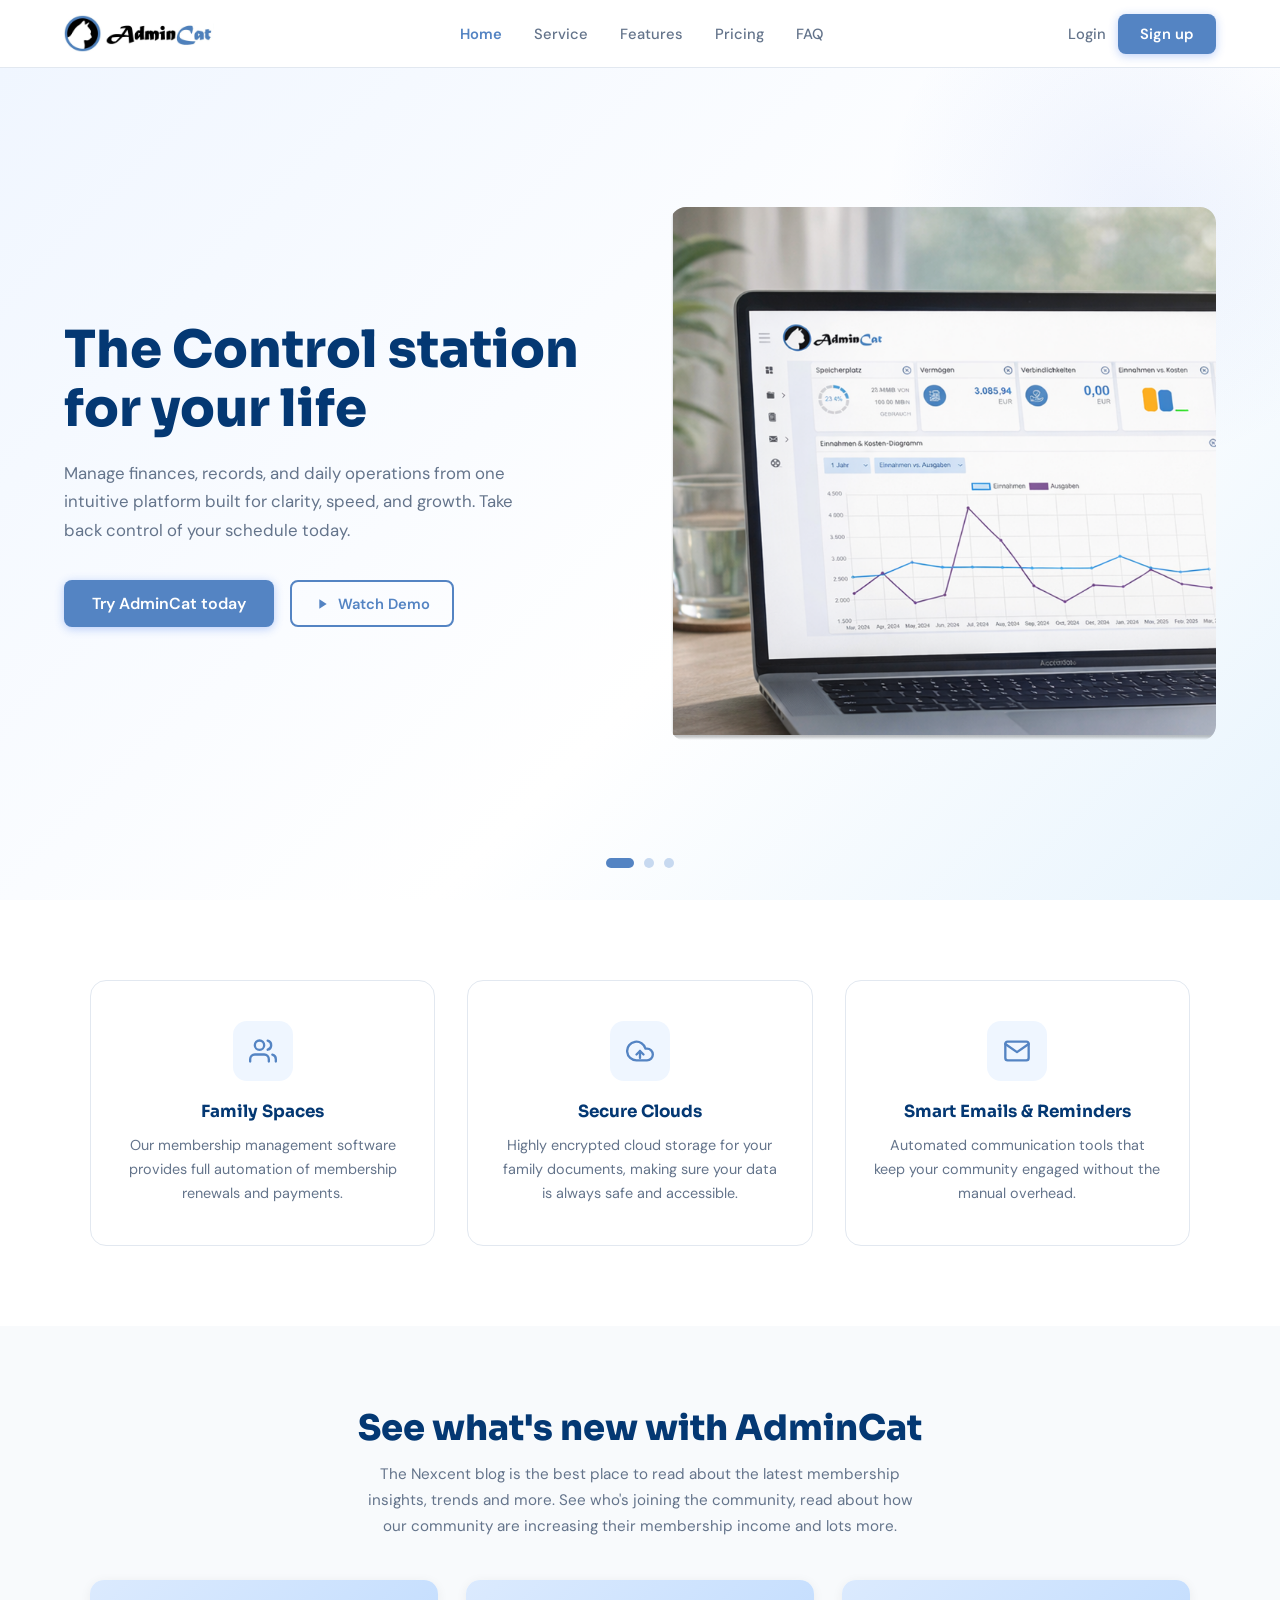
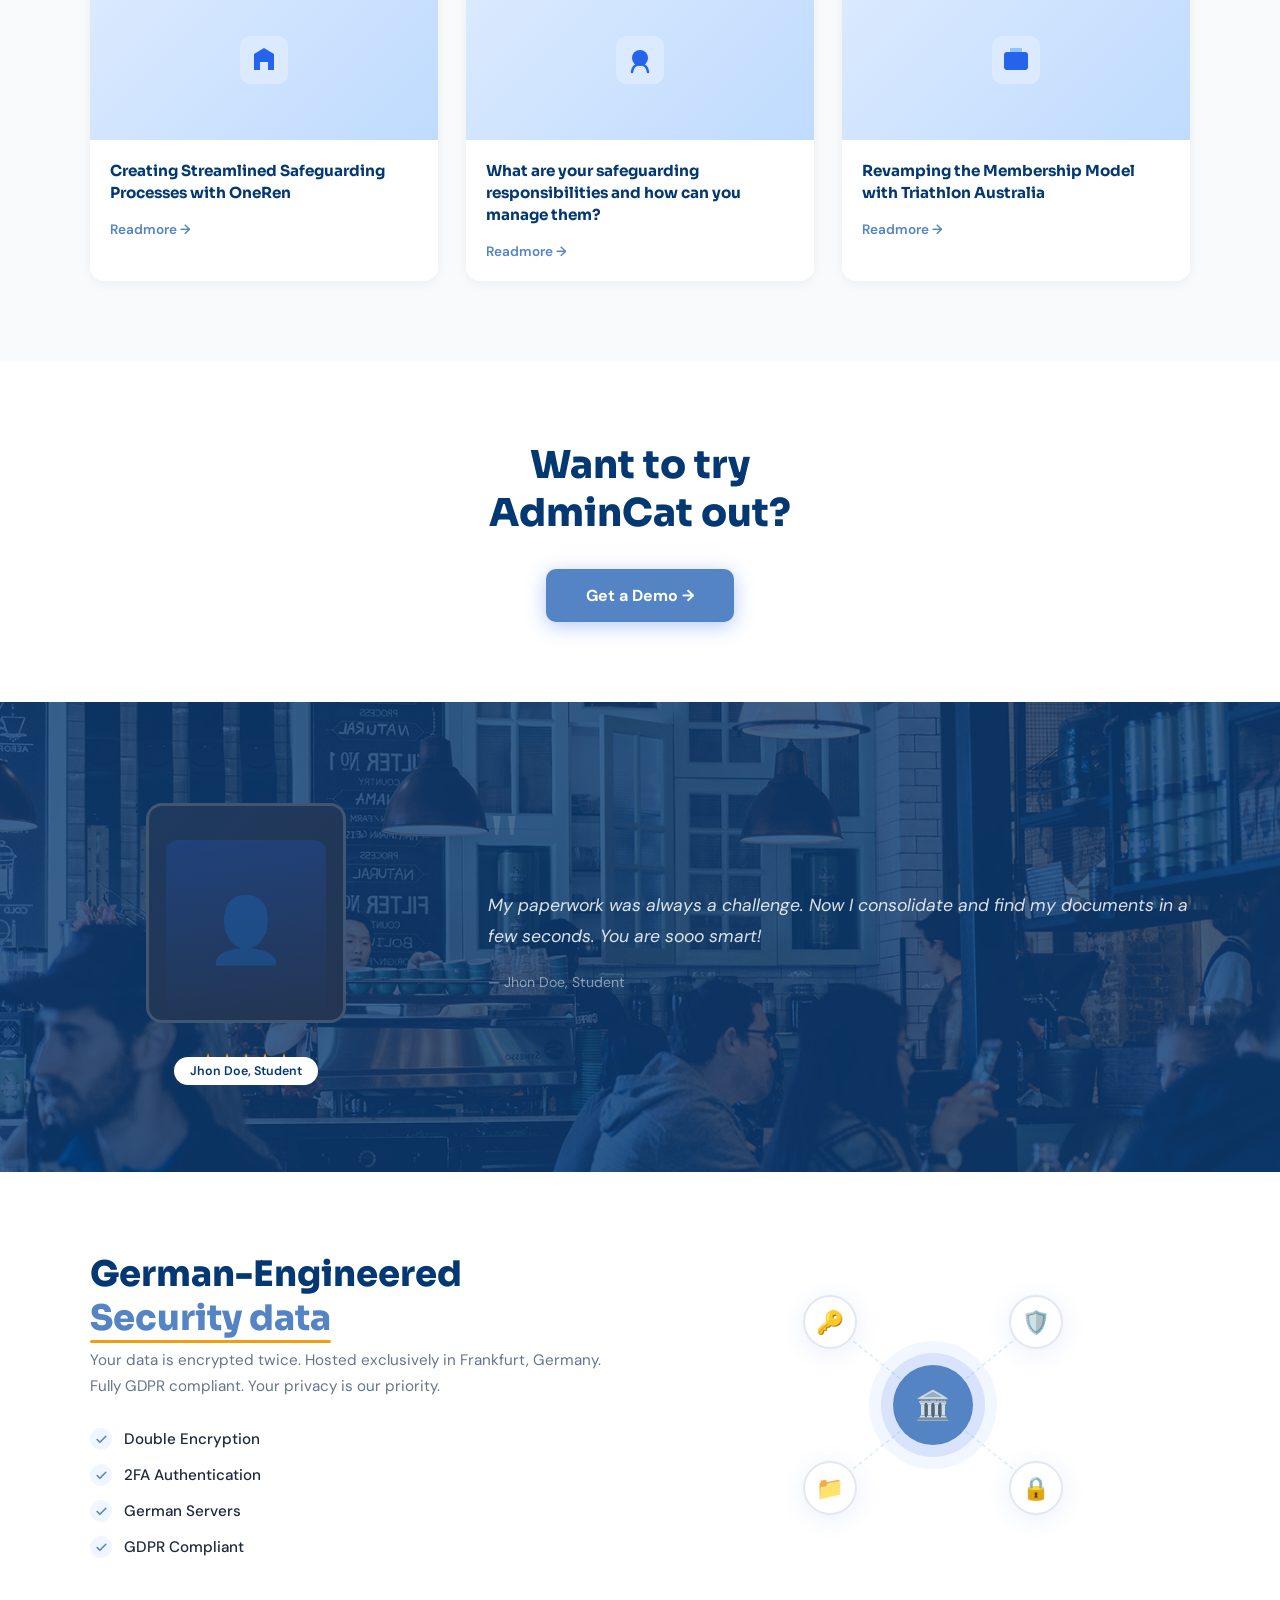
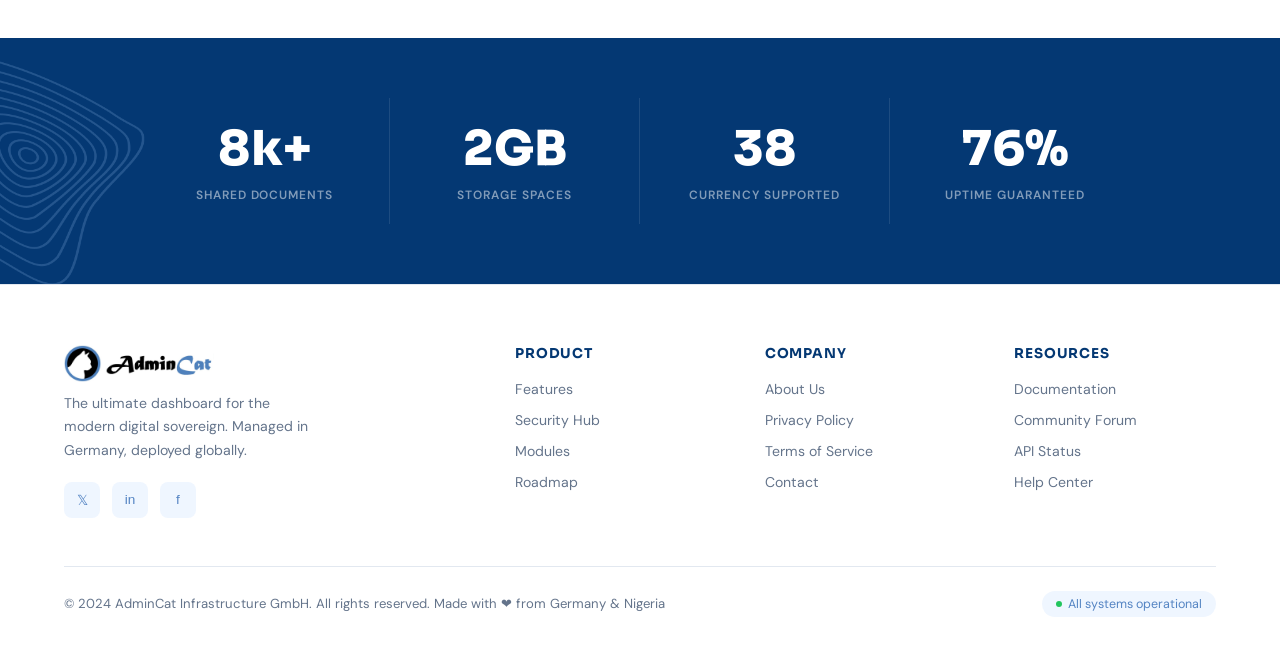
<file: index.html>
<!DOCTYPE html>
<html lang="en">

<head>
  <meta charset="UTF-8" />
  <meta name="viewport" content="width=device-width, initial-scale=1.0" />
  <title>AdminCat – The Control Station for Your Life</title>
   <link rel="stylesheet" href="css/style.css">
  <link
    href="https://fonts.googleapis.com/css2?family=Sora:wght@300;400;500;600;700;800&family=DM+Sans:ital,wght@0,300;0,400;0,500;1,400&display=swap"
    rel="stylesheet" />

</head>

<body>

  <!-- ═══════════════ NAV ═══════════════ -->
  <nav id="navbar">
    <a href="#" class="nav-logo">
      <img src="images/logo.png" width="150">
    </a>
    <ul class="nav-links">
      <li><a href="#" style="color:var(--blue);font-weight:600">Home</a></li>
      <li><a href="#">Service</a></li>
      <li><a href="#">Features</a></li>
      <li><a href="pricing.html">Pricing</a></li>
      <li><a href="faq.html">FAQ</a></li>
    </ul>
    <div class="nav-actions">
      <button class="btn-ghost">Login</button>
      <button class="btn-primary">Sign up</button>
    </div>
    <button class="hamburger" onclick="toggleMenu()" aria-label="Menu">
      <span></span><span></span><span></span>
    </button>
  </nav>
  <div class="mobile-menu" id="mobileMenu">
    <a href="#" style="color:var(--blue);font-weight:600">Home</a>
    <a href="#">Service</a>
    <a href="#">Features</a>
    <a href="pricing.html">Pricing</a>
    <a href="faq.html">FAQ</a>
    <a href="#">Login</a>
    <button class="btn-primary" style="width:100%">Sign up</button>
  </div>

  <!-- ═══════════════ HERO ═══════════════ -->
  <section class="hero">
    <div class="hero-slider">

      <!-- Slide 1 -->
      <div class="hero-slide active">
        <div class="hero-text">
          <h1>The Control station<br>for your life</h1>
          <p>Manage finances, records, and daily operations from one intuitive platform built for clarity, speed, and
            growth. Take back control of your schedule today.</p>
          <div class="hero-btns">
            <button class="btn-primary" style="padding:13px 28px;font-size:1rem">Try AdminCat today</button>
            <button class="btn-outline">
              <svg width="16" height="16" viewBox="0 0 24 24" fill="currentColor"><path d="M8 5v14l11-7z" /></svg>
              Watch Demo
            </button>
          </div>
        </div>
        <div class="hero-image">
          <img src="images/side-ban.png" alt="AdminCat Dashboard">
        </div>
      </div>

      <!-- Slide 2 -->
      <div class="hero-slide">
        <div class="hero-text">
          <h1>Secure your family's<br>documents</h1>
          <p>Store, organise and access all your important files from anywhere in the world with military-grade
            encryption and full GDPR compliance built in.</p>
          <div class="hero-btns">
            <button class="btn-primary" style="padding:13px 28px;font-size:1rem">Get Started Free</button>
            <button class="btn-outline">
              <svg width="16" height="16" viewBox="0 0 24 24" fill="currentColor"><path d="M8 5v14l11-7z" /></svg>
              Watch Demo
            </button>
          </div>
        </div>
        <div class="hero-image">
          <img src="images/side-ban.png" alt="Secure Documents">
        </div>
      </div>

      <!-- Slide 3 -->
      <div class="hero-slide">
        <div class="hero-text">
          <h1>Automate your<br>daily operations</h1>
          <p>Smart reminders, automated emails, and streamlined workflows keep you ahead of every deadline without
            the manual overhead.</p>
          <div class="hero-btns">
            <button class="btn-primary" style="padding:13px 28px;font-size:1rem">Start Automating</button>
            <button class="btn-outline">
              <svg width="16" height="16" viewBox="0 0 24 24" fill="currentColor"><path d="M8 5v14l11-7z" /></svg>
              Watch Demo
            </button>
          </div>
        </div>
        <div class="hero-image">
          <img src="images/side-ban.png" alt="Automation">
        </div>
      </div>

    </div>

    <!-- Indicators -->
    <div class="hero-indicators">
      <button class="hero-dot active" onclick="goToSlide(0)" aria-label="Slide 1"></button>
      <button class="hero-dot" onclick="goToSlide(1)" aria-label="Slide 2"></button>
      <button class="hero-dot" onclick="goToSlide(2)" aria-label="Slide 3"></button>
    </div>
  </section>

  <!-- ═══════════════ FEATURES ═══════════════ -->
  <section class="features">
    <div class="features-grid">
      <div class="feature-card reveal delay-1">
        <div class="feature-icon">
          <svg viewBox="0 0 24 24" fill="none" stroke="currentColor" stroke-width="2" stroke-linecap="round"
            stroke-linejoin="round">
            <path d="M17 21v-2a4 4 0 0 0-4-4H5a4 4 0 0 0-4 4v2" />
            <circle cx="9" cy="7" r="4" />
            <path d="M23 21v-2a4 4 0 0 0-3-3.87" />
            <path d="M16 3.13a4 4 0 0 1 0 7.75" /></svg>
        </div>
        <h3>Family Spaces</h3>
        <p>Our membership management software provides full automation of membership renewals and payments.</p>
      </div>
      <div class="feature-card reveal delay-2">
        <div class="feature-icon">
          <svg viewBox="0 0 24 24" fill="none" stroke="currentColor" stroke-width="2" stroke-linecap="round"
            stroke-linejoin="round">
            <path d="M18 10h-1.26A8 8 0 1 0 9 20h9a5 5 0 0 0 0-10z" />
            <path d="M12 12v6" />
            <path d="M9 15l3-3 3 3" /></svg>
        </div>
        <h3>Secure Clouds</h3>
        <p>Highly encrypted cloud storage for your family documents, making sure your data is always safe and
          accessible.</p>
      </div>
      <div class="feature-card reveal delay-3">
        <div class="feature-icon">
          <svg viewBox="0 0 24 24" fill="none" stroke="currentColor" stroke-width="2" stroke-linecap="round"
            stroke-linejoin="round">
            <path d="M4 4h16c1.1 0 2 .9 2 2v12c0 1.1-.9 2-2 2H4c-1.1 0-2-.9-2-2V6c0-1.1.9-2 2-2z" />
            <polyline points="22,6 12,13 2,6" /></svg>
        </div>
        <h3>Smart Emails &amp; Reminders</h3>
        <p>Automated communication tools that keep your community engaged without the manual overhead.</p>
      </div>
    </div>
  </section>

  <!-- ═══════════════ BLOG ═══════════════ -->
  <section class="blog">
    <div class="section-header reveal">
      <h2>See what's new with AdminCat</h2>
      <p>The Nexcent blog is the best place to read about the latest membership insights, trends and more. See who's
        joining the community, read about how our community are increasing their membership income and lots more.</p>
    </div>
    <div class="blog-grid">
      <div class="blog-card reveal delay-1">
        <div class="blog-img">
          <svg width="48" height="48" viewBox="0 0 48 48" fill="none">
            <rect width="48" height="48" rx="10" fill="#dbeafe" />
            <path d="M14 34V18l10-6 10 6v16H28v-8h-8v8H14z" fill="#2563eb" /></svg>
        </div>
        <div class="blog-body">
          <h3>Creating Streamlined Safeguarding Processes with OneRen</h3>
          <a href="#" class="read-more">Readmore →</a>
        </div>
      </div>
      <div class="blog-card reveal delay-2">
        <div class="blog-img">
          <svg width="48" height="48" viewBox="0 0 48 48" fill="none">
            <rect width="48" height="48" rx="10" fill="#dbeafe" />
            <circle cx="24" cy="22" r="8" fill="#2563eb" />
            <path d="M16 36c0-4.4 3.6-8 8-8s8 3.6 8 8" stroke="#2563eb" stroke-width="2.5" stroke-linecap="round"
              fill="none" /></svg>
        </div>
        <div class="blog-body">
          <h3>What are your safeguarding responsibilities and how can you manage them?</h3>
          <a href="#" class="read-more">Readmore →</a>
        </div>
      </div>
      <div class="blog-card reveal delay-3">
        <div class="blog-img">
          <svg width="48" height="48" viewBox="0 0 48 48" fill="none">
            <rect width="48" height="48" rx="10" fill="#dbeafe" />
            <rect x="12" y="16" width="24" height="18" rx="3" fill="#2563eb" />
            <path d="M18 12h12v4H18z" fill="#93c5fd" /></svg>
        </div>
        <div class="blog-body">
          <h3>Revamping the Membership Model with Triathlon Australia</h3>
          <a href="#" class="read-more">Readmore →</a>
        </div>
      </div>
    </div>
  </section>

  <!-- ═══════════════ CTA BAND ═══════════════ -->
  <section class="cta-band">
    <h2 class="reveal">Want to try<br>AdminCat out?</h2>
    <button class="btn-demo reveal">Get a Demo →</button>
  </section>

  <!-- ═══════════════ TESTIMONIAL ═══════════════ -->
  <section class="testimonial">
    <div class="testimonial-photo reveal-left">
      <div>
        <div class="photo-frame">
          <div class="photo-person">👤</div>
        </div>
        <div class="photo-label">Jhon Doe, Student</div>
        <div class="stars">
          <span class="star">★</span><span class="star">★</span><span class="star">★</span><span
            class="star">★</span><span class="star">★</span>
        </div>
      </div>
    </div>
    <div class="testimonial-content reveal-right">
      <div class="quote-icon">"</div>
      <blockquote>My paperwork was always a challenge. Now I consolidate and find my documents in a few seconds. You are
        sooo smart!</blockquote>
      <cite>— Jhon Doe, Student</cite>
      <div class="quote-close">"</div>
    </div>
  </section>

  <!-- ═══════════════ SECURITY ═══════════════ -->
  <section class="security">
    <div class="security-inner">
      <div class="security-text reveal-left">
        <h2>German-Engineered<br><span>Security data</span></h2>
        <p>Your data is encrypted twice. Hosted exclusively in Frankfurt, Germany. Fully GDPR compliant. Your privacy is
          our priority.</p>
        <ul class="security-list">
          <li>
            <div class="check-icon"><svg viewBox="0 0 24 24" fill="none" stroke="currentColor" stroke-width="3"
                stroke-linecap="round" stroke-linejoin="round">
                <polyline points="20 6 9 17 4 12" /></svg></div>
            Double Encryption
          </li>
          <li>
            <div class="check-icon"><svg viewBox="0 0 24 24" fill="none" stroke="currentColor" stroke-width="3"
                stroke-linecap="round" stroke-linejoin="round">
                <polyline points="20 6 9 17 4 12" /></svg></div>
            2FA Authentication
          </li>
          <li>
            <div class="check-icon"><svg viewBox="0 0 24 24" fill="none" stroke="currentColor" stroke-width="3"
                stroke-linecap="round" stroke-linejoin="round">
                <polyline points="20 6 9 17 4 12" /></svg></div>
            German Servers
          </li>
          <li>
            <div class="check-icon"><svg viewBox="0 0 24 24" fill="none" stroke="currentColor" stroke-width="3"
                stroke-linecap="round" stroke-linejoin="round">
                <polyline points="20 6 9 17 4 12" /></svg></div>
            GDPR Compliant
          </li>
        </ul>
      </div>
      <div class="security-diagram reveal-right">
        <div class="diagram-wrap">
          <svg class="d-svg" viewBox="0 0 300 260">
            <line x1="150" y1="130" x2="50" y2="50" stroke="#dbeafe" stroke-width="1.5" stroke-dasharray="4 3" />
            <line x1="150" y1="130" x2="250" y2="50" stroke="#dbeafe" stroke-width="1.5" stroke-dasharray="4 3" />
            <line x1="150" y1="130" x2="50" y2="210" stroke="#dbeafe" stroke-width="1.5" stroke-dasharray="4 3" />
            <line x1="150" y1="130" x2="250" y2="210" stroke="#dbeafe" stroke-width="1.5" stroke-dasharray="4 3" />
          </svg>
          <div class="d-node" style="top:20px;left:20px;">🔑</div>
          <div class="d-node" style="top:20px;right:20px;">🛡️</div>
          <div class="d-node" style="bottom:20px;left:20px;">📁</div>
          <div class="d-node" style="bottom:20px;right:20px;">🔒</div>
          <div class="d-center">🏛️</div>
        </div>
      </div>
    </div>
  </section>

  <!-- ═══════════════ STATS ═══════════════ -->
  <section class="stats">
    <div class="stats-grid">
      <div class="stat-item reveal delay-1">
        <span class="stat-num" data-target="10000">0</span>
        <span class="stat-label">Shared Documents</span>
      </div>
      <div class="stat-item reveal delay-2">
        <span class="stat-num">2GB</span>
        <span class="stat-label">Storage Spaces</span>
      </div>
      <div class="stat-item reveal delay-3">
        <span class="stat-num" data-target="50">0</span>
        <span class="stat-label">Currency Supported</span>
      </div>
      <div class="stat-item reveal delay-4">
        <span class="stat-num" data-target="99">0</span>
        <span class="stat-label">Uptime Guaranteed</span>
      </div>
    </div>
  </section>

  <!-- ═══════════════ FOOTER ═══════════════ -->
  <footer>
    <div class="footer-top">
      <div class="footer-brand">
        <h3>
          <img src="images/logo.png" width="150">
        </h3>
        <p>The ultimate dashboard for the modern digital sovereign. Managed in Germany, deployed globally.</p>
        <div class="footer-social">
          <button class="social-btn">𝕏</button>
          <button class="social-btn">in</button>
          <button class="social-btn">f</button>
        </div>
      </div>
      <div class="footer-col">
        <h4>Product</h4>
        <ul>
          <li><a href="#">Features</a></li>
          <li><a href="#">Security Hub</a></li>
          <li><a href="#">Modules</a></li>
          <li><a href="#">Roadmap</a></li>
        </ul>
      </div>
      <div class="footer-col">
        <h4>Company</h4>
        <ul>
          <li><a href="#">About Us</a></li>
          <li><a href="#">Privacy Policy</a></li>
          <li><a href="#">Terms of Service</a></li>
          <li><a href="#">Contact</a></li>
        </ul>
      </div>
      <div class="footer-col">
        <h4>Resources</h4>
        <ul>
          <li><a href="#">Documentation</a></li>
          <li><a href="#">Community Forum</a></li>
          <li><a href="#">API Status</a></li>
          <li><a href="#">Help Center</a></li>
        </ul>
      </div>
    </div>
    <div class="footer-bottom">
      <p>© 2024 AdminCat Infrastructure GmbH. All rights reserved. Made with ❤ from Germany &amp; Nigeria</p>
      <div class="footer-badge">
        <span class="badge-dot"></span>
        All systems operational
      </div>
    </div>
  </footer>

 <script>
  // ── Mobile menu toggle
  function toggleMenu() {
    const menu = document.getElementById('mobileMenu');
    const burger = document.querySelector('.hamburger');
    menu.classList.toggle('open');
    burger.classList.toggle('active');
  }

  // Close menu when a link is clicked
  document.querySelectorAll('#mobileMenu a').forEach(link => {
    link.addEventListener('click', () => {
      document.getElementById('mobileMenu').classList.remove('open');
      document.querySelector('.hamburger').classList.remove('active');
    });
  });

  // Close menu on outside click
  document.addEventListener('click', (e) => {
    const menu = document.getElementById('mobileMenu');
    const burger = document.querySelector('.hamburger');
    if (menu.classList.contains('open') && !menu.contains(e.target) && !burger.contains(e.target)) {
      menu.classList.remove('open');
      burger.classList.remove('active');
    }
  });

  // ── Scroll reveal
  const revealEls = document.querySelectorAll('.reveal, .reveal-left, .reveal-right, .reveal-scale');
  const observer = new IntersectionObserver((entries) => {
    entries.forEach(e => {
      if (e.isIntersecting) { e.target.classList.add('visible'); }
    });
  }, { threshold: 0.12 });
  revealEls.forEach(el => observer.observe(el));

  // ── Sticky nav shadow
  window.addEventListener('scroll', () => {
    const nav = document.getElementById('navbar');
    nav.style.boxShadow = window.scrollY > 10 ? '0 2px 20px rgba(0,0,0,0.08)' : 'none';
  });

  // ── Counter animation
  function animateCounter(el, target, suffix) {
    let start = 0;
    const duration = 1800;
    const startTime = performance.now();
    function step(now) {
      const elapsed = now - startTime;
      const progress = Math.min(elapsed / duration, 1);
      const eased = 1 - Math.pow(1 - progress, 3);
      const current = Math.floor(eased * target);
      el.textContent = target >= 1000
        ? (current / 1000).toFixed(current >= 1000 ? 0 : 1) + 'k+' + (suffix||'')
        : current + (suffix||'');
      if (progress < 1) requestAnimationFrame(step);
    }
    requestAnimationFrame(step);
  }

  const counterObserver = new IntersectionObserver((entries) => {
    entries.forEach(e => {
      if (e.isIntersecting) {
        const el = e.target;
        const target = parseInt(el.dataset.target);
        const suffix = el.dataset.suffix || '';
        if (target) animateCounter(el, target, suffix);
        counterObserver.unobserve(el);
      }
    });
  }, { threshold: 0.5 });

  document.querySelectorAll('[data-target]').forEach(el => counterObserver.observe(el));

  // ─── HERO SLIDER ───
  const slides = document.querySelectorAll('.hero-slide');
  const dots = document.querySelectorAll('.hero-dot');
  let currentSlide = 0;
  let sliderTimer = null;

  function goToSlide(index) {
    // Slide out current
    slides[currentSlide].classList.add('slide-out');
    setTimeout(() => slides[currentSlide].classList.remove('slide-out'), 600);

    // Deactivate current
    slides[currentSlide].classList.remove('active');
    dots[currentSlide].classList.remove('active');

    // Activate new
    currentSlide = index;
    slides[currentSlide].classList.add('active');
    dots[currentSlide].classList.add('active');

    // Restart timer
    resetTimer();
  }

  function nextSlide() {
    goToSlide((currentSlide + 1) % slides.length);
  }

  function resetTimer() {
    clearInterval(sliderTimer);
    sliderTimer = setInterval(nextSlide, 5000);
  }

  // Start autoplay
  resetTimer();

  // ── Stat for 99% uptime
  document.querySelectorAll('[data-target="99"]').forEach(el => {
    const orig = el.dataset.target;
    el.dataset.suffix = '%';
  });
</script>
</body>

</html>
</file>
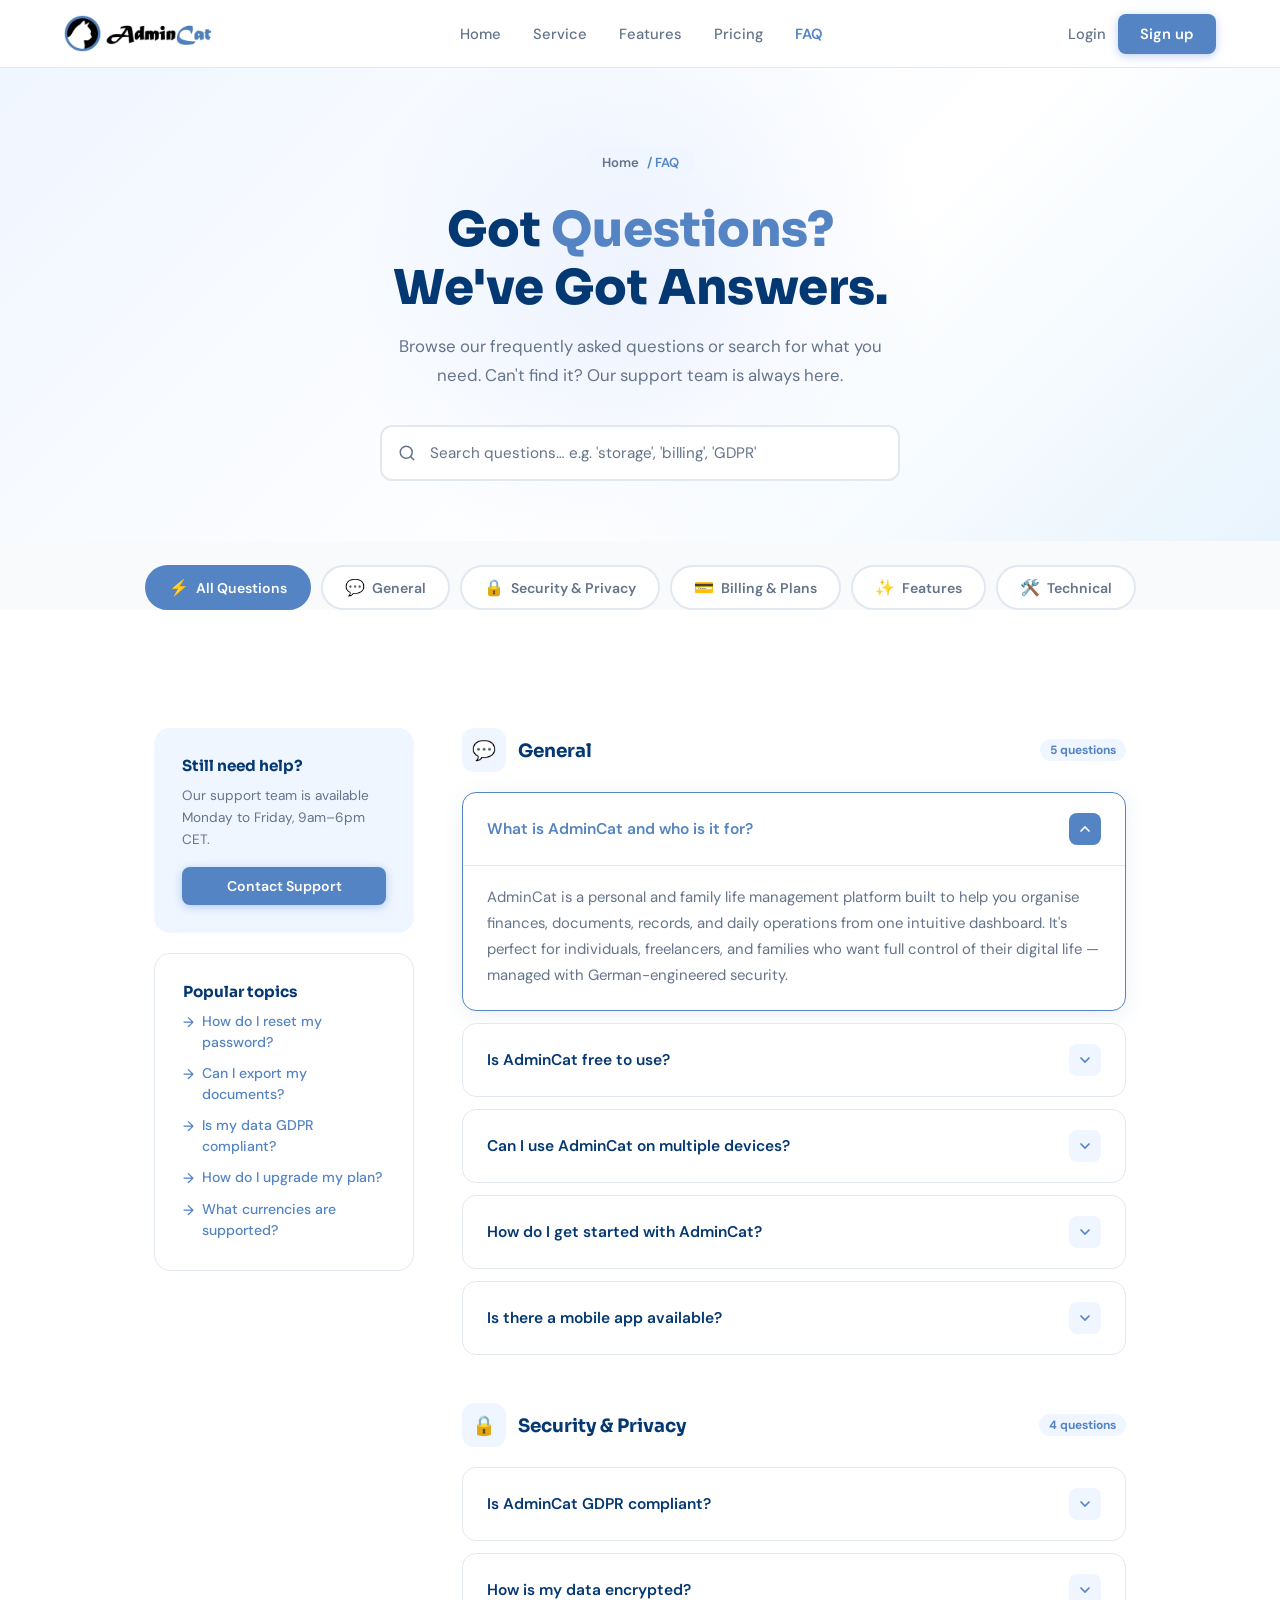
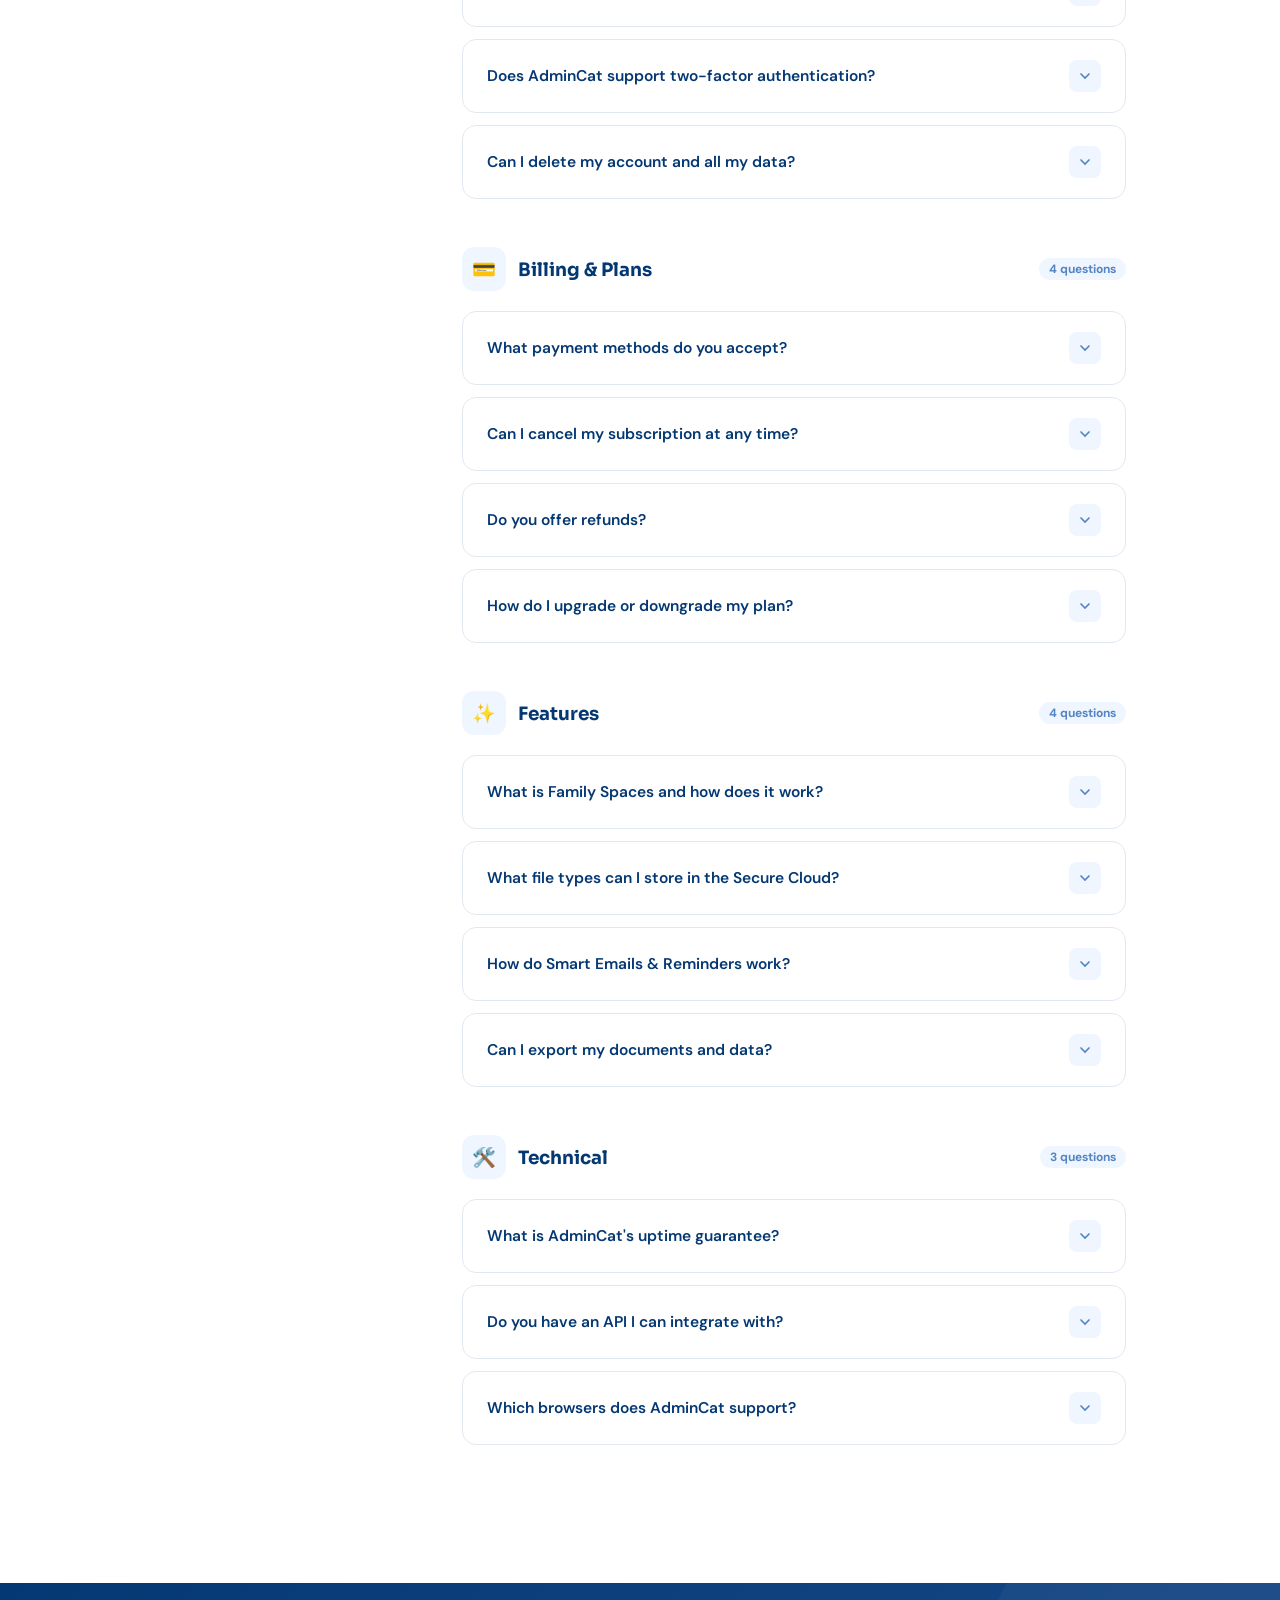
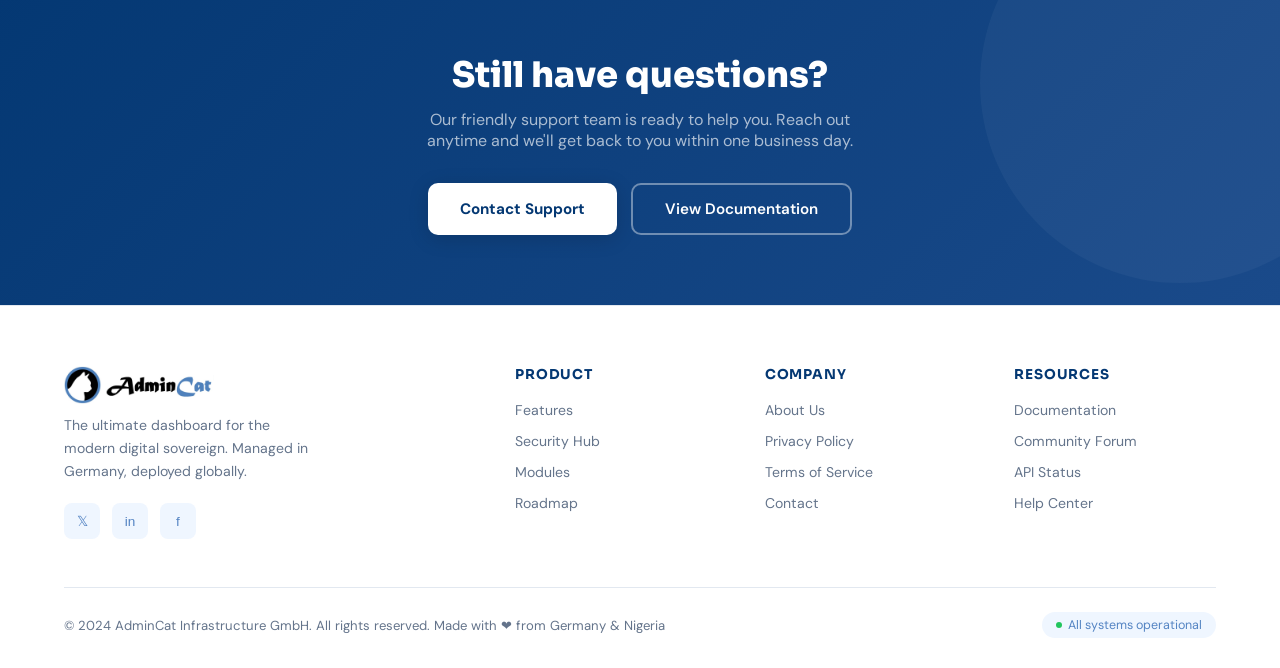
<file: faq.html>
<!DOCTYPE html>
<html lang="en">

<head>
  <meta charset="UTF-8" />
  <meta name="viewport" content="width=device-width, initial-scale=1.0" />
  <title>FAQ – AdminCat</title>
  <link rel="stylesheet" href="css/style.css">
  <link href="https://fonts.googleapis.com/css2?family=Sora:wght@300;400;500;600;700;800&family=DM+Sans:ital,wght@0,300;0,400;0,500;1,400&display=swap" rel="stylesheet" />
  <style>

    /* ─── FAQ PAGE HERO ─── */
    .faq-hero {
      background: linear-gradient(135deg, #f0f6ff 0%, #ffffff 60%, #e8f4fd 100%);
      padding: 80px 5% 60px;
      text-align: center;
      position: relative;
      overflow: hidden;
    }

    .faq-hero::before {
      content: '';
      position: absolute;
      top: -80px; left: 50%;
      transform: translateX(-50%);
      width: 600px; height: 600px;
      border-radius: 50%;
      background: radial-gradient(circle, rgba(37,99,235,0.07) 0%, transparent 70%);
      pointer-events: none;
    }

    .faq-hero .breadcrumb {
      display: inline-flex;
      align-items: center;
      gap: 8px;
      background: var(--blue-pale);
      color: var(--blue);
      font-size: 0.82rem;
      font-weight: 600;
      padding: 6px 16px;
      border-radius: 20px;
      margin-bottom: 24px;
      text-decoration: none;
    }

    .faq-hero .breadcrumb span { color: var(--muted); }

    .faq-hero h1 {
      font-family: 'Sora', sans-serif;
      font-size: clamp(2rem, 4vw, 3rem);
      font-weight: 800;
      color: var(--navy);
      margin-bottom: 16px;
      line-height: 1.2;
    }

    .faq-hero h1 span {
      color: var(--blue);
    }

    .faq-hero p {
      color: var(--muted);
      font-size: 1.05rem;
      line-height: 1.7;
      max-width: 520px;
      margin: 0 auto 36px;
    }

    /* Search bar */
    .faq-search-wrap {
      max-width: 520px;
      margin: 0 auto;
      position: relative;
    }

    .faq-search-wrap svg {
      position: absolute;
      left: 18px;
      top: 50%;
      transform: translateY(-50%);
      color: var(--muted);
      width: 18px; height: 18px;
      pointer-events: none;
    }

    .faq-search {
      width: 100%;
      padding: 16px 18px 16px 48px;
      border: 2px solid var(--border);
      border-radius: 12px;
      font-size: 0.95rem;
      font-family: inherit;
      color: var(--text);
      background: #fff;
      outline: none;
      transition: border-color .2s, box-shadow .2s;
    }

    .faq-search:focus {
      border-color: var(--blue);
      box-shadow: 0 0 0 4px rgba(84,132,195,0.12);
    }

    .faq-search::placeholder { color: var(--muted); }

    /* ─── FAQ CATEGORY TABS ─── */
    .faq-main {
      padding: 70px 5% 90px;
      max-width: 1100px;
      margin: 0 auto;
    }

    .faq-tabs {
      display: flex;
      gap: 10px;
      flex-wrap: wrap;
      margin-bottom: 48px;
      justify-content: center;
    }

    .faq-tab {
      background: #fff;
      border: 2px solid var(--border);
      color: var(--muted);
      border-radius: 50px;
      padding: 10px 22px;
      font-size: 0.88rem;
      font-weight: 600;
      cursor: pointer;
      font-family: inherit;
      transition: all .2s;
      display: flex;
      align-items: center;
      gap: 7px;
    }

    .faq-tab:hover {
      border-color: var(--blue);
      color: var(--blue);
    }

    .faq-tab.active {
      background: var(--blue);
      border-color: var(--blue);
      color: #fff;
    }

    .faq-tab .tab-icon {
      font-size: 1rem;
    }

    /* ─── FAQ LAYOUT ─── */
    .faq-layout {
      display: grid;
      grid-template-columns: 260px 1fr;
      gap: 48px;
      align-items: start;
    }

    /* Sidebar */
    .faq-sidebar {
      position: sticky;
      top: 88px;
    }

    .faq-sidebar-card {
      background: var(--blue-pale);
      border-radius: 16px;
      padding: 28px;
      margin-bottom: 20px;
    }

    .faq-sidebar-card h4 {
      font-family: 'Sora', sans-serif;
      font-size: 0.95rem;
      font-weight: 700;
      color: var(--navy);
      margin-bottom: 10px;
    }

    .faq-sidebar-card p {
      color: var(--muted);
      font-size: 0.85rem;
      line-height: 1.6;
      margin-bottom: 16px;
    }

    .faq-sidebar-card .btn-primary {
      width: 100%;
      text-align: center;
      padding: 10px;
      font-size: 0.88rem;
    }

    .popular-list {
      list-style: none;
      display: flex;
      flex-direction: column;
      gap: 10px;
    }

    .popular-list li a {
      color: var(--blue);
      font-size: 0.88rem;
      font-weight: 500;
      text-decoration: none;
      display: flex;
      align-items: flex-start;
      gap: 8px;
      line-height: 1.5;
      transition: color .2s;
    }

    .popular-list li a:hover { color: var(--navy); }

    .popular-list li a::before {
      content: '→';
      flex-shrink: 0;
      margin-top: 1px;
    }

    /* ─── ACCORDION ─── */
    .faq-category {
      margin-bottom: 48px;
    }

    .faq-category-header {
      display: flex;
      align-items: center;
      gap: 12px;
      margin-bottom: 20px;
    }

    .faq-category-icon {
      width: 44px; height: 44px;
      border-radius: 12px;
      background: var(--blue-pale);
      display: flex; align-items: center; justify-content: center;
      font-size: 1.2rem;
      flex-shrink: 0;
    }

    .faq-category-header h2 {
      font-family: 'Sora', sans-serif;
      font-size: 1.15rem;
      font-weight: 700;
      color: var(--navy);
    }

    .faq-category-header span {
      margin-left: auto;
      background: var(--blue-pale);
      color: var(--blue);
      font-size: 0.75rem;
      font-weight: 700;
      padding: 3px 10px;
      border-radius: 20px;
    }

    .faq-accordion {
      display: flex;
      flex-direction: column;
      gap: 12px;
    }

    .faq-item {
      background: #fff;
      border: 1.5px solid var(--border);
      border-radius: 14px;
      overflow: hidden;
      transition: border-color .2s, box-shadow .2s;
    }

    .faq-item:hover {
      border-color: var(--blue);
    }

    .faq-item.open {
      border-color: var(--blue);
      box-shadow: 0 4px 20px rgba(84,132,195,0.12);
    }

    .faq-question {
      width: 100%;
      background: none;
      border: none;
      padding: 20px 24px;
      display: flex;
      align-items: center;
      justify-content: space-between;
      gap: 16px;
      cursor: pointer;
      font-family: inherit;
      text-align: left;
    }

    .faq-question-text {
      font-size: 0.97rem;
      font-weight: 600;
      color: var(--navy);
      line-height: 1.45;
      flex: 1;
    }

    .faq-item.open .faq-question-text {
      color: var(--blue);
    }

    .faq-chevron {
      width: 32px; height: 32px;
      border-radius: 8px;
      background: var(--blue-pale);
      display: flex; align-items: center; justify-content: center;
      flex-shrink: 0;
      transition: background .2s, transform .3s;
    }

    .faq-chevron svg {
      width: 16px; height: 16px;
      color: var(--blue);
      transition: transform .3s;
    }

    .faq-item.open .faq-chevron {
      background: var(--blue);
    }

    .faq-item.open .faq-chevron svg {
      color: #fff;
      transform: rotate(180deg);
    }

    .faq-answer {
      max-height: 0;
      overflow: hidden;
      transition: max-height 0.4s cubic-bezier(.4,0,.2,1), padding .3s;
    }

    .faq-item.open .faq-answer {
      max-height: 400px;
    }

    .faq-answer-inner {
      padding: 0 24px 22px;
      color: var(--muted);
      font-size: 0.93rem;
      line-height: 1.75;
      border-top: 1px solid var(--border);
      padding-top: 18px;
    }

    .faq-answer-inner a {
      color: var(--blue);
      font-weight: 500;
    }

    .faq-answer-inner ul {
      margin: 10px 0 0 18px;
      display: flex;
      flex-direction: column;
      gap: 6px;
    }

    /* ─── NO RESULTS ─── */
    .faq-no-results {
      display: none;
      text-align: center;
      padding: 60px 20px;
    }

    .faq-no-results .no-result-icon {
      font-size: 3rem;
      margin-bottom: 16px;
    }

    .faq-no-results h3 {
      font-family: 'Sora', sans-serif;
      font-size: 1.1rem;
      color: var(--navy);
      margin-bottom: 8px;
    }

    .faq-no-results p {
      color: var(--muted);
      font-size: 0.9rem;
    }

    /* ─── CTA BAND ─── */
    .faq-cta {
      background: linear-gradient(135deg, var(--navy) 0%, #1a4a8a 100%);
      padding: 70px 5%;
      text-align: center;
      position: relative;
      overflow: hidden;
    }

    .faq-cta::before {
      content: '';
      position: absolute;
      top: -100px; right: -100px;
      width: 400px; height: 400px;
      border-radius: 50%;
      background: rgba(255,255,255,0.04);
      pointer-events: none;
    }

    .faq-cta h2 {
      font-family: 'Sora', sans-serif;
      font-size: clamp(1.6rem, 3vw, 2.2rem);
      font-weight: 800;
      color: #fff;
      margin-bottom: 12px;
    }

    .faq-cta p {
      color: rgba(255,255,255,0.65);
      font-size: 1rem;
      margin-bottom: 32px;
      max-width: 480px;
      margin-left: auto;
      margin-right: auto;
    }

    .faq-cta-btns {
      display: flex;
      gap: 14px;
      justify-content: center;
      flex-wrap: wrap;
    }

    .btn-white {
      background: #fff;
      color: var(--navy);
      border: none;
      border-radius: 10px;
      padding: 14px 32px;
      font-size: 0.95rem;
      font-weight: 700;
      cursor: pointer;
      font-family: inherit;
      transition: all .2s;
      box-shadow: 0 4px 20px rgba(0,0,0,0.15);
    }

    .btn-white:hover {
      transform: translateY(-2px);
      box-shadow: 0 8px 30px rgba(0,0,0,0.2);
    }

    .btn-outline-white {
      background: none;
      border: 2px solid rgba(255,255,255,0.4);
      color: #fff;
      border-radius: 10px;
      padding: 14px 32px;
      font-size: 0.95rem;
      font-weight: 600;
      cursor: pointer;
      font-family: inherit;
      transition: all .2s;
    }

    .btn-outline-white:hover {
      background: rgba(255,255,255,0.1);
      border-color: #fff;
    }

    /* ─── RESPONSIVE ─── */
    @media (max-width: 900px) {
      .faq-layout {
        grid-template-columns: 1fr;
      }
      .faq-sidebar {
        position: static;
        display: grid;
        grid-template-columns: 1fr 1fr;
        gap: 16px;
      }
    }

    @media (max-width: 600px) {
      .faq-sidebar { grid-template-columns: 1fr; }
      .faq-tabs { gap: 8px; }
      .faq-tab { padding: 8px 16px; font-size: 0.82rem; }
      .faq-question { padding: 16px 18px; }
      .faq-answer-inner { padding: 14px 18px 18px; }
    }

  </style>
</head>

<body>

  <!-- ═══════════════ NAV ═══════════════ -->
  <nav id="navbar">
    <a href="index.html" class="nav-logo">
      <img src="images/logo.png" width="150">
    </a>
    <ul class="nav-links">
      <li><a href="index.html">Home</a></li>
      <li><a href="#">Service</a></li>
      <li><a href="#">Features</a></li>
      <li><a href="pricing.html">Pricing</a></li>
      <li><a href="faq.html" style="color:var(--blue);font-weight:600">FAQ</a></li>
    </ul>
    <div class="nav-actions">
      <button class="btn-ghost">Login</button>
      <button class="btn-primary">Sign up</button>
    </div>
    <button class="hamburger" onclick="toggleMenu()" aria-label="Menu">
      <span></span><span></span><span></span>
    </button>
  </nav>
  <div class="mobile-menu" id="mobileMenu">
    <a href="index.html">Home</a>
    <a href="#">Service</a>
    <a href="#">Features</a>
    <a href="pricing.html">Pricing</a>
    <a href="faq.html">FAQ</a>
    <a href="#">Login</a>
    <button class="btn-primary" style="width:100%">Sign up</button>
  </div>

  <!-- ═══════════════ FAQ HERO ═══════════════ -->
  <section class="faq-hero">
    <div class="breadcrumb reveal">
      <span>Home</span> / FAQ
    </div>
    <h1 class="reveal">Got <span>Questions?</span><br>We've Got Answers.</h1>
    <p class="reveal">Browse our frequently asked questions or search for what you need. Can't find it? Our support team is always here.</p>
    <div class="faq-search-wrap reveal">
      <svg viewBox="0 0 24 24" fill="none" stroke="currentColor" stroke-width="2" stroke-linecap="round" stroke-linejoin="round">
        <circle cx="11" cy="11" r="8"/><line x1="21" y1="21" x2="16.65" y2="16.65"/>
      </svg>
      <input class="faq-search" id="faqSearch" type="text" placeholder="Search questions… e.g. 'storage', 'billing', 'GDPR'" />
    </div>
  </section>

  <!-- ═══════════════ TABS ═══════════════ -->
  <div style="background:#f8fafc; padding: 24px 5% 0; max-width:100%;">
    <div class="faq-tabs" id="faqTabs">
      <button class="faq-tab active" data-cat="all" onclick="filterCat(this,'all')">
        <span class="tab-icon">⚡</span> All Questions
      </button>
      <button class="faq-tab" data-cat="general" onclick="filterCat(this,'general')">
        <span class="tab-icon">💬</span> General
      </button>
      <button class="faq-tab" data-cat="security" onclick="filterCat(this,'security')">
        <span class="tab-icon">🔒</span> Security & Privacy
      </button>
      <button class="faq-tab" data-cat="billing" onclick="filterCat(this,'billing')">
        <span class="tab-icon">💳</span> Billing & Plans
      </button>
      <button class="faq-tab" data-cat="features" onclick="filterCat(this,'features')">
        <span class="tab-icon">✨</span> Features
      </button>
      <button class="faq-tab" data-cat="technical" onclick="filterCat(this,'technical')">
        <span class="tab-icon">🛠️</span> Technical
      </button>
    </div>
  </div>

  <!-- ═══════════════ FAQ MAIN ═══════════════ -->
  <div class="faq-main">
    <div class="faq-layout">

      <!-- ── Sidebar ── -->
      <aside class="faq-sidebar">
        <div class="faq-sidebar-card reveal">
          <h4>Still need help?</h4>
          <p>Our support team is available Monday to Friday, 9am–6pm CET.</p>
          <button class="btn-primary">Contact Support</button>
        </div>
        <div class="faq-sidebar-card reveal" style="background:#fff;border:1.5px solid var(--border);">
          <h4>Popular topics</h4>
          <ul class="popular-list">
            <li><a href="#">How do I reset my password?</a></li>
            <li><a href="#">Can I export my documents?</a></li>
            <li><a href="#">Is my data GDPR compliant?</a></li>
            <li><a href="#">How do I upgrade my plan?</a></li>
            <li><a href="#">What currencies are supported?</a></li>
          </ul>
        </div>
      </aside>

      <!-- ── Accordion ── -->
      <div class="faq-content" id="faqContent">

        <!-- GENERAL -->
        <div class="faq-category reveal" data-cat="general">
          <div class="faq-category-header">
            <div class="faq-category-icon">💬</div>
            <h2>General</h2>
            <span>5 questions</span>
          </div>
          <div class="faq-accordion">

            <div class="faq-item open">
              <button class="faq-question" onclick="toggleFaq(this)">
                <span class="faq-question-text">What is AdminCat and who is it for?</span>
                <div class="faq-chevron"><svg viewBox="0 0 24 24" fill="none" stroke="currentColor" stroke-width="2.5" stroke-linecap="round"><polyline points="6 9 12 15 18 9"/></svg></div>
              </button>
              <div class="faq-answer">
                <div class="faq-answer-inner">
                  AdminCat is a personal and family life management platform built to help you organise finances, documents, records, and daily operations from one intuitive dashboard. It's perfect for individuals, freelancers, and families who want full control of their digital life — managed with German-engineered security.
                </div>
              </div>
            </div>

            <div class="faq-item">
              <button class="faq-question" onclick="toggleFaq(this)">
                <span class="faq-question-text">Is AdminCat free to use?</span>
                <div class="faq-chevron"><svg viewBox="0 0 24 24" fill="none" stroke="currentColor" stroke-width="2.5" stroke-linecap="round"><polyline points="6 9 12 15 18 9"/></svg></div>
              </button>
              <div class="faq-answer">
                <div class="faq-answer-inner">
                  Yes — AdminCat offers a free tier with access to core features including document storage (up to 2GB), basic reminders, and family spaces for up to 2 members. Paid plans unlock advanced features, larger storage, and priority support.
                </div>
              </div>
            </div>

            <div class="faq-item">
              <button class="faq-question" onclick="toggleFaq(this)">
                <span class="faq-question-text">Can I use AdminCat on multiple devices?</span>
                <div class="faq-chevron"><svg viewBox="0 0 24 24" fill="none" stroke="currentColor" stroke-width="2.5" stroke-linecap="round"><polyline points="6 9 12 15 18 9"/></svg></div>
              </button>
              <div class="faq-answer">
                <div class="faq-answer-inner">
                  Absolutely. AdminCat is fully web-based and works on any modern browser — desktop, tablet, or mobile. Your data syncs instantly across all your devices so you always have access to the latest version of your documents and records.
                </div>
              </div>
            </div>

            <div class="faq-item">
              <button class="faq-question" onclick="toggleFaq(this)">
                <span class="faq-question-text">How do I get started with AdminCat?</span>
                <div class="faq-chevron"><svg viewBox="0 0 24 24" fill="none" stroke="currentColor" stroke-width="2.5" stroke-linecap="round"><polyline points="6 9 12 15 18 9"/></svg></div>
              </button>
              <div class="faq-answer">
                <div class="faq-answer-inner">
                  Getting started is easy:
                  <ul>
                    <li>Sign up for a free account at admincat.net</li>
                    <li>Complete your profile and set up your family space</li>
                    <li>Upload your first documents and explore the dashboard</li>
                    <li>Enable smart reminders and email automations</li>
                  </ul>
                  The whole onboarding takes less than 5 minutes.
                </div>
              </div>
            </div>

            <div class="faq-item">
              <button class="faq-question" onclick="toggleFaq(this)">
                <span class="faq-question-text">Is there a mobile app available?</span>
                <div class="faq-chevron"><svg viewBox="0 0 24 24" fill="none" stroke="currentColor" stroke-width="2.5" stroke-linecap="round"><polyline points="6 9 12 15 18 9"/></svg></div>
              </button>
              <div class="faq-answer">
                <div class="faq-answer-inner">
                  AdminCat is currently a fully responsive web application that works beautifully on mobile browsers. A dedicated iOS and Android app is on our roadmap and coming soon. <a href="#">Join the waitlist</a> to be first to know.
                </div>
              </div>
            </div>

          </div>
        </div>

        <!-- SECURITY -->
        <div class="faq-category reveal" data-cat="security">
          <div class="faq-category-header">
            <div class="faq-category-icon">🔒</div>
            <h2>Security & Privacy</h2>
            <span>4 questions</span>
          </div>
          <div class="faq-accordion">

            <div class="faq-item">
              <button class="faq-question" onclick="toggleFaq(this)">
                <span class="faq-question-text">Is AdminCat GDPR compliant?</span>
                <div class="faq-chevron"><svg viewBox="0 0 24 24" fill="none" stroke="currentColor" stroke-width="2.5" stroke-linecap="round"><polyline points="6 9 12 15 18 9"/></svg></div>
              </button>
              <div class="faq-answer">
                <div class="faq-answer-inner">
                  Yes, fully. AdminCat is built and hosted in Frankfurt, Germany, and complies 100% with the General Data Protection Regulation (GDPR). We never sell your data to third parties, and you maintain full ownership of all your documents and records at all times.
                </div>
              </div>
            </div>

            <div class="faq-item">
              <button class="faq-question" onclick="toggleFaq(this)">
                <span class="faq-question-text">How is my data encrypted?</span>
                <div class="faq-chevron"><svg viewBox="0 0 24 24" fill="none" stroke="currentColor" stroke-width="2.5" stroke-linecap="round"><polyline points="6 9 12 15 18 9"/></svg></div>
              </button>
              <div class="faq-answer">
                <div class="faq-answer-inner">
                  AdminCat uses double encryption — your data is encrypted in transit using TLS 1.3 and encrypted at rest using AES-256. This means even if someone intercepted your data, it would be completely unreadable without your private keys.
                </div>
              </div>
            </div>

            <div class="faq-item">
              <button class="faq-question" onclick="toggleFaq(this)">
                <span class="faq-question-text">Does AdminCat support two-factor authentication?</span>
                <div class="faq-chevron"><svg viewBox="0 0 24 24" fill="none" stroke="currentColor" stroke-width="2.5" stroke-linecap="round"><polyline points="6 9 12 15 18 9"/></svg></div>
              </button>
              <div class="faq-answer">
                <div class="faq-answer-inner">
                  Yes. We strongly recommend enabling 2FA on your account. You can use an authenticator app (such as Google Authenticator or Authy) or receive codes via SMS. 2FA can be enabled in your account Security Settings.
                </div>
              </div>
            </div>

            <div class="faq-item">
              <button class="faq-question" onclick="toggleFaq(this)">
                <span class="faq-question-text">Can I delete my account and all my data?</span>
                <div class="faq-chevron"><svg viewBox="0 0 24 24" fill="none" stroke="currentColor" stroke-width="2.5" stroke-linecap="round"><polyline points="6 9 12 15 18 9"/></svg></div>
              </button>
              <div class="faq-answer">
                <div class="faq-answer-inner">
                  Yes, you have the right to erasure. You can request complete account deletion from your account settings at any time. All your personal data, documents, and records will be permanently deleted from our servers within 30 days of your request, in line with GDPR requirements.
                </div>
              </div>
            </div>

          </div>
        </div>

        <!-- BILLING -->
        <div class="faq-category reveal" data-cat="billing">
          <div class="faq-category-header">
            <div class="faq-category-icon">💳</div>
            <h2>Billing & Plans</h2>
            <span>4 questions</span>
          </div>
          <div class="faq-accordion">

            <div class="faq-item">
              <button class="faq-question" onclick="toggleFaq(this)">
                <span class="faq-question-text">What payment methods do you accept?</span>
                <div class="faq-chevron"><svg viewBox="0 0 24 24" fill="none" stroke="currentColor" stroke-width="2.5" stroke-linecap="round"><polyline points="6 9 12 15 18 9"/></svg></div>
              </button>
              <div class="faq-answer">
                <div class="faq-answer-inner">
                  We accept all major credit and debit cards (Visa, Mastercard, American Express), PayPal, SEPA Direct Debit for European customers, and bank transfers for annual enterprise plans. We support over 50 currencies so you can pay in your local currency.
                </div>
              </div>
            </div>

            <div class="faq-item">
              <button class="faq-question" onclick="toggleFaq(this)">
                <span class="faq-question-text">Can I cancel my subscription at any time?</span>
                <div class="faq-chevron"><svg viewBox="0 0 24 24" fill="none" stroke="currentColor" stroke-width="2.5" stroke-linecap="round"><polyline points="6 9 12 15 18 9"/></svg></div>
              </button>
              <div class="faq-answer">
                <div class="faq-answer-inner">
                  Yes, absolutely. There are no long-term contracts. You can cancel your subscription at any time from your billing settings. You'll retain access to your paid plan until the end of your current billing period, after which your account reverts to the free tier.
                </div>
              </div>
            </div>

            <div class="faq-item">
              <button class="faq-question" onclick="toggleFaq(this)">
                <span class="faq-question-text">Do you offer refunds?</span>
                <div class="faq-chevron"><svg viewBox="0 0 24 24" fill="none" stroke="currentColor" stroke-width="2.5" stroke-linecap="round"><polyline points="6 9 12 15 18 9"/></svg></div>
              </button>
              <div class="faq-answer">
                <div class="faq-answer-inner">
                  We offer a 14-day money-back guarantee on all paid plans. If you're not satisfied for any reason within the first 14 days, contact our support team and we'll issue a full refund — no questions asked.
                </div>
              </div>
            </div>

            <div class="faq-item">
              <button class="faq-question" onclick="toggleFaq(this)">
                <span class="faq-question-text">How do I upgrade or downgrade my plan?</span>
                <div class="faq-chevron"><svg viewBox="0 0 24 24" fill="none" stroke="currentColor" stroke-width="2.5" stroke-linecap="round"><polyline points="6 9 12 15 18 9"/></svg></div>
              </button>
              <div class="faq-answer">
                <div class="faq-answer-inner">
                  You can upgrade or downgrade your plan at any time from your account's Billing section. When you upgrade, you'll be charged a prorated amount for the remainder of the billing cycle. When you downgrade, the change takes effect at your next renewal date.
                </div>
              </div>
            </div>

          </div>
        </div>

        <!-- FEATURES -->
        <div class="faq-category reveal" data-cat="features">
          <div class="faq-category-header">
            <div class="faq-category-icon">✨</div>
            <h2>Features</h2>
            <span>4 questions</span>
          </div>
          <div class="faq-accordion">

            <div class="faq-item">
              <button class="faq-question" onclick="toggleFaq(this)">
                <span class="faq-question-text">What is Family Spaces and how does it work?</span>
                <div class="faq-chevron"><svg viewBox="0 0 24 24" fill="none" stroke="currentColor" stroke-width="2.5" stroke-linecap="round"><polyline points="6 9 12 15 18 9"/></svg></div>
              </button>
              <div class="faq-answer">
                <div class="faq-answer-inner">
                  Family Spaces lets you create a shared workspace for your household. Each member gets their own private area while you can also share documents, reminders, and records across the family. You can manage permissions for each member — deciding exactly what they can see and edit.
                </div>
              </div>
            </div>

            <div class="faq-item">
              <button class="faq-question" onclick="toggleFaq(this)">
                <span class="faq-question-text">What file types can I store in the Secure Cloud?</span>
                <div class="faq-chevron"><svg viewBox="0 0 24 24" fill="none" stroke="currentColor" stroke-width="2.5" stroke-linecap="round"><polyline points="6 9 12 15 18 9"/></svg></div>
              </button>
              <div class="faq-answer">
                <div class="faq-answer-inner">
                  AdminCat supports all common file types including PDFs, Word documents, Excel spreadsheets, images (JPG, PNG, HEIC), and more. There is no single file size limit on paid plans. The free plan supports files up to 25MB each.
                </div>
              </div>
            </div>

            <div class="faq-item">
              <button class="faq-question" onclick="toggleFaq(this)">
                <span class="faq-question-text">How do Smart Emails & Reminders work?</span>
                <div class="faq-chevron"><svg viewBox="0 0 24 24" fill="none" stroke="currentColor" stroke-width="2.5" stroke-linecap="round"><polyline points="6 9 12 15 18 9"/></svg></div>
              </button>
              <div class="faq-answer">
                <div class="faq-answer-inner">
                  You can set up automated reminders for any document, deadline, or recurring event — like passport renewal, insurance renewal, or contract expiry. AdminCat will send you email notifications (and in-app alerts) at your chosen intervals so nothing slips through the cracks.
                </div>
              </div>
            </div>

            <div class="faq-item">
              <button class="faq-question" onclick="toggleFaq(this)">
                <span class="faq-question-text">Can I export my documents and data?</span>
                <div class="faq-chevron"><svg viewBox="0 0 24 24" fill="none" stroke="currentColor" stroke-width="2.5" stroke-linecap="round"><polyline points="6 9 12 15 18 9"/></svg></div>
              </button>
              <div class="faq-answer">
                <div class="faq-answer-inner">
                  Yes. You can export all your documents as a ZIP archive and export your records and data as CSV or PDF at any time. This is available from your account settings under Data Export. We believe your data belongs to you, always.
                </div>
              </div>
            </div>

          </div>
        </div>

        <!-- TECHNICAL -->
        <div class="faq-category reveal" data-cat="technical">
          <div class="faq-category-header">
            <div class="faq-category-icon">🛠️</div>
            <h2>Technical</h2>
            <span>3 questions</span>
          </div>
          <div class="faq-accordion">

            <div class="faq-item">
              <button class="faq-question" onclick="toggleFaq(this)">
                <span class="faq-question-text">What is AdminCat's uptime guarantee?</span>
                <div class="faq-chevron"><svg viewBox="0 0 24 24" fill="none" stroke="currentColor" stroke-width="2.5" stroke-linecap="round"><polyline points="6 9 12 15 18 9"/></svg></div>
              </button>
              <div class="faq-answer">
                <div class="faq-answer-inner">
                  We guarantee 99% uptime for all paid plans, backed by our SLA. Our infrastructure is hosted on enterprise-grade servers in Frankfurt, Germany with automatic failover and real-time monitoring. You can check live status at any time on our <a href="#">status page</a>.
                </div>
              </div>
            </div>

            <div class="faq-item">
              <button class="faq-question" onclick="toggleFaq(this)">
                <span class="faq-question-text">Do you have an API I can integrate with?</span>
                <div class="faq-chevron"><svg viewBox="0 0 24 24" fill="none" stroke="currentColor" stroke-width="2.5" stroke-linecap="round"><polyline points="6 9 12 15 18 9"/></svg></div>
              </button>
              <div class="faq-answer">
                <div class="faq-answer-inner">
                  Yes. AdminCat provides a RESTful API available on Business and Enterprise plans. You can use it to integrate AdminCat with your own tools, automate document uploads, sync records, and build custom workflows. Full API documentation is available in our <a href="#">developer hub</a>.
                </div>
              </div>
            </div>

            <div class="faq-item">
              <button class="faq-question" onclick="toggleFaq(this)">
                <span class="faq-question-text">Which browsers does AdminCat support?</span>
                <div class="faq-chevron"><svg viewBox="0 0 24 24" fill="none" stroke="currentColor" stroke-width="2.5" stroke-linecap="round"><polyline points="6 9 12 15 18 9"/></svg></div>
              </button>
              <div class="faq-answer">
                <div class="faq-answer-inner">
                  AdminCat works on all modern browsers including Chrome, Firefox, Safari, Edge, and Opera. We recommend keeping your browser up to date for the best experience and latest security features. Internet Explorer is not supported.
                </div>
              </div>
            </div>

          </div>
        </div>

        <!-- No results -->
        <div class="faq-no-results" id="faqNoResults">
          <div class="no-result-icon">🔍</div>
          <h3>No results found</h3>
          <p>Try a different search term or browse by category above.</p>
        </div>

      </div><!-- /faq-content -->
    </div><!-- /faq-layout -->
  </div><!-- /faq-main -->

  <!-- ═══════════════ CTA ═══════════════ -->
  <section class="faq-cta reveal">
    <h2>Still have questions?</h2>
    <p>Our friendly support team is ready to help you. Reach out anytime and we'll get back to you within one business day.</p>
    <div class="faq-cta-btns">
      <button class="btn-white">Contact Support</button>
      <button class="btn-outline-white">View Documentation</button>
    </div>
  </section>

  <!-- ═══════════════ FOOTER ═══════════════ -->
  <footer>
    <div class="footer-top">
      <div class="footer-brand">
        <h3><img src="images/logo.png" width="150"></h3>
        <p>The ultimate dashboard for the modern digital sovereign. Managed in Germany, deployed globally.</p>
        <div class="footer-social">
          <button class="social-btn">𝕏</button>
          <button class="social-btn">in</button>
          <button class="social-btn">f</button>
        </div>
      </div>
      <div class="footer-col">
        <h4>Product</h4>
        <ul>
          <li><a href="#">Features</a></li>
          <li><a href="#">Security Hub</a></li>
          <li><a href="#">Modules</a></li>
          <li><a href="#">Roadmap</a></li>
        </ul>
      </div>
      <div class="footer-col">
        <h4>Company</h4>
        <ul>
          <li><a href="#">About Us</a></li>
          <li><a href="#">Privacy Policy</a></li>
          <li><a href="#">Terms of Service</a></li>
          <li><a href="#">Contact</a></li>
        </ul>
      </div>
      <div class="footer-col">
        <h4>Resources</h4>
        <ul>
          <li><a href="#">Documentation</a></li>
          <li><a href="#">Community Forum</a></li>
          <li><a href="#">API Status</a></li>
          <li><a href="#">Help Center</a></li>
        </ul>
      </div>
    </div>
    <div class="footer-bottom">
      <p>© 2024 AdminCat Infrastructure GmbH. All rights reserved. Made with ❤ from Germany &amp; Nigeria</p>
      <div class="footer-badge">
        <span class="badge-dot"></span>
        All systems operational
      </div>
    </div>
  </footer>

  <script>
    // ── Mobile menu
    function toggleMenu() {
      const menu = document.getElementById('mobileMenu');
      const burger = document.querySelector('.hamburger');
      menu.classList.toggle('open');
      burger.classList.toggle('active');
    }
    document.querySelectorAll('#mobileMenu a').forEach(link => {
      link.addEventListener('click', () => {
        document.getElementById('mobileMenu').classList.remove('open');
        document.querySelector('.hamburger').classList.remove('active');
      });
    });
    document.addEventListener('click', (e) => {
      const menu = document.getElementById('mobileMenu');
      const burger = document.querySelector('.hamburger');
      if (menu.classList.contains('open') && !menu.contains(e.target) && !burger.contains(e.target)) {
        menu.classList.remove('open');
        burger.classList.remove('active');
      }
    });

    // ── Scroll reveal
    const revealEls = document.querySelectorAll('.reveal, .reveal-left, .reveal-right');
    const observer = new IntersectionObserver((entries) => {
      entries.forEach(e => { if (e.isIntersecting) e.target.classList.add('visible'); });
    }, { threshold: 0.1 });
    revealEls.forEach(el => observer.observe(el));

    // ── Sticky nav shadow
    window.addEventListener('scroll', () => {
      document.getElementById('navbar').style.boxShadow =
        window.scrollY > 10 ? '0 2px 20px rgba(0,0,0,0.08)' : 'none';
    });

    // ── Accordion toggle
    function toggleFaq(btn) {
      const item = btn.closest('.faq-item');
      const isOpen = item.classList.contains('open');
      // Close all in same accordion
      item.closest('.faq-accordion').querySelectorAll('.faq-item').forEach(i => i.classList.remove('open'));
      if (!isOpen) item.classList.add('open');
    }

    // ── Category filter tabs
    function filterCat(btn, cat) {
      document.querySelectorAll('.faq-tab').forEach(t => t.classList.remove('active'));
      btn.classList.add('active');
      document.querySelectorAll('.faq-category').forEach(cat => cat.style.display = '');
      if (cat !== 'all') {
        document.querySelectorAll('.faq-category').forEach(c => {
          c.style.display = c.dataset.cat === cat ? '' : 'none';
        });
      }
      // Clear search
      document.getElementById('faqSearch').value = '';
      document.getElementById('faqNoResults').style.display = 'none';
    }

    // ── Search
    document.getElementById('faqSearch').addEventListener('input', function () {
      const query = this.value.toLowerCase().trim();
      let anyVisible = false;

      // Reset tab
      document.querySelectorAll('.faq-tab').forEach(t => t.classList.remove('active'));
      document.querySelector('[data-cat="all"]').classList.add('active');

      document.querySelectorAll('.faq-category').forEach(cat => {
        let catHasMatch = false;
        cat.querySelectorAll('.faq-item').forEach(item => {
          const q = item.querySelector('.faq-question-text').textContent.toLowerCase();
          const a = item.querySelector('.faq-answer-inner').textContent.toLowerCase();
          const match = !query || q.includes(query) || a.includes(query);
          item.style.display = match ? '' : 'none';
          if (match) { catHasMatch = true; anyVisible = true; }
        });
        cat.style.display = catHasMatch ? '' : 'none';
      });

      document.getElementById('faqNoResults').style.display = anyVisible || !query ? 'none' : 'block';
    });
  </script>

</body>
</html>
</file>
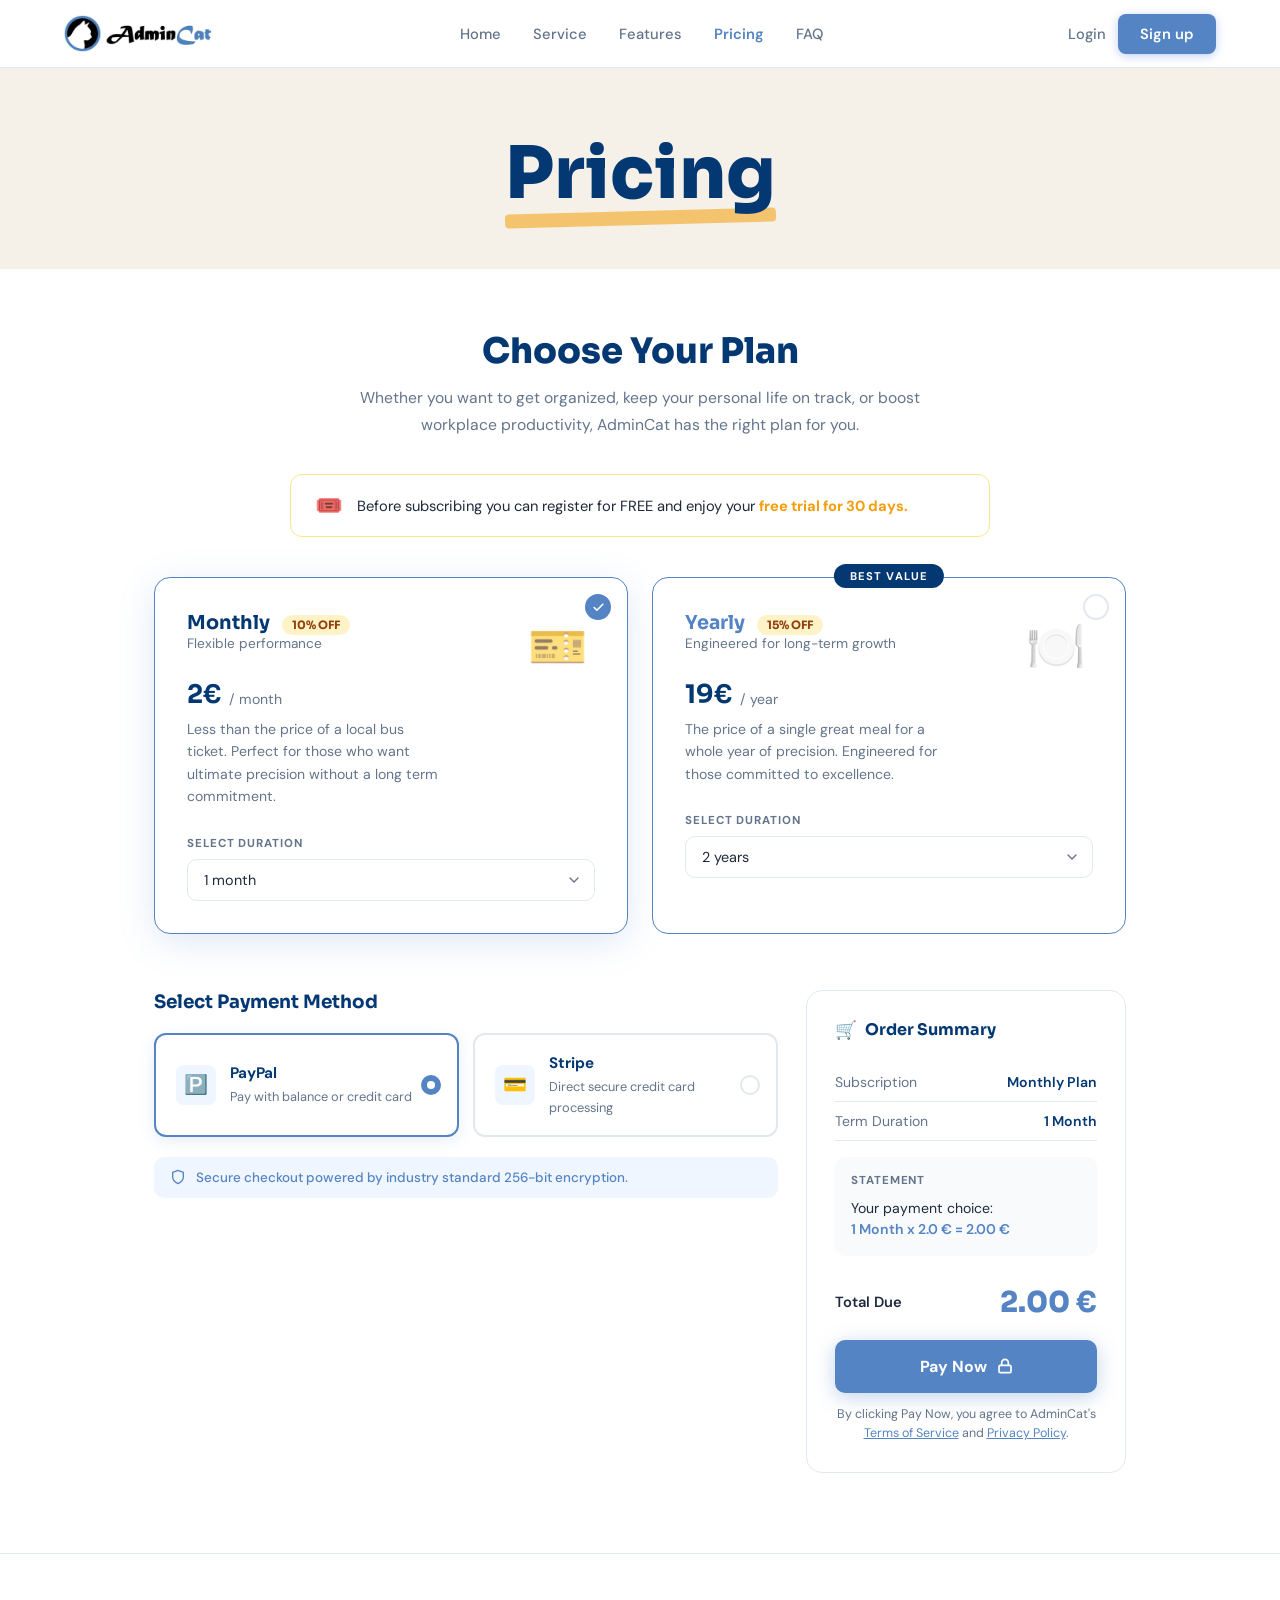
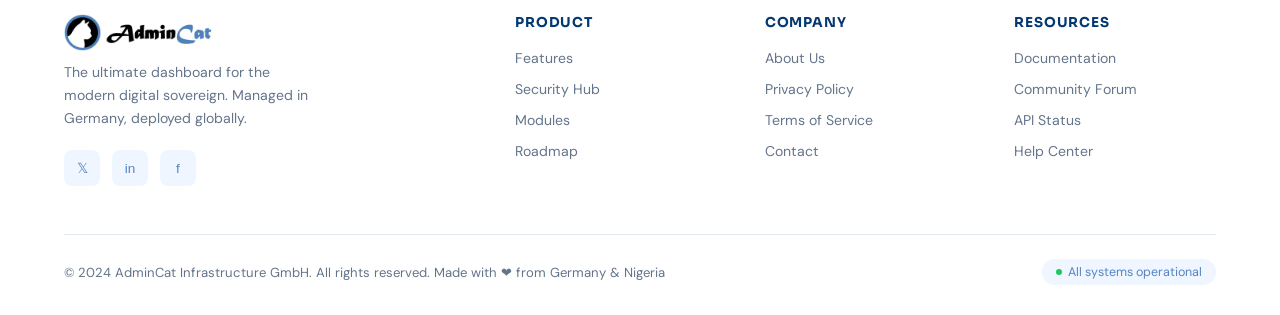
<file: pricing.html>
<!DOCTYPE html>
<html lang="en">

<head>
  <meta charset="UTF-8" />
  <meta name="viewport" content="width=device-width, initial-scale=1.0" />
  <title>Pricing – AdminCat</title>
  <link rel="stylesheet" href="css/style.css">
  <link href="https://fonts.googleapis.com/css2?family=Sora:wght@300;400;500;600;700;800&family=DM+Sans:ital,wght@0,300;0,400;0,500;1,400&display=swap" rel="stylesheet" />
  <style>

    /* ══════════════════════════════════════
       PRICING HERO BANNER
    ══════════════════════════════════════ */
    .pricing-hero {
      background: #f5f0e8;
      padding: 60px 5% 50px;
      text-align: center;
      position: relative;
      overflow: hidden;
    }

    .pricing-hero h1 {
      font-family: 'Sora', sans-serif;
      font-size: clamp(2.8rem, 6vw, 4.5rem);
      font-weight: 800;
      color: var(--navy);
      position: relative;
      display: inline-block;
    }

    /* Highlight underline stroke like the PDF */
    .pricing-hero h1::after {
      content: '';
      position: absolute;
      bottom: -6px;
      left: 0;
      width: 100%;
      height: 14px;
      background: var(--accent);
      border-radius: 4px;
      opacity: 0.55;
      transform: rotate(-1.5deg);
      z-index: -1;
    }

    /* ══════════════════════════════════════
       PRICING MAIN CONTENT
    ══════════════════════════════════════ */
    .pricing-main {
      padding: 60px 5% 80px;
      max-width: 1100px;
      margin: 0 auto;
    }

    .pricing-intro {
      text-align: center;
      margin-bottom: 36px;
    }

    .pricing-intro h2 {
      font-family: 'Sora', sans-serif;
      font-size: clamp(1.6rem, 3vw, 2.2rem);
      font-weight: 800;
      color: var(--navy);
      margin-bottom: 12px;
    }

    .pricing-intro p {
      color: var(--muted);
      font-size: 0.98rem;
      line-height: 1.7;
      max-width: 560px;
      margin: 0 auto;
    }

    /* Free trial banner */
    .free-trial-banner {
      display: flex;
      align-items: center;
      gap: 14px;
      background: #fff;
      border: 1.5px solid #fde68a;
      border-radius: 12px;
      padding: 16px 24px;
      margin-bottom: 40px;
      max-width: 700px;
      margin-left: auto;
      margin-right: auto;
    }

    .free-trial-banner .banner-icon {
      font-size: 1.4rem;
      flex-shrink: 0;
      color: var(--accent);
    }

    .free-trial-banner p {
      color: var(--text);
      font-size: 0.92rem;
      line-height: 1.5;
    }

    .free-trial-banner strong {
      color: var(--accent);
    }

    /* ── PLAN CARDS ── */
    .plan-cards {
      display: grid;
      grid-template-columns: 1fr 1fr;
      gap: 24px;
      margin-bottom: 56px;
    }

    .plan-card {
      background: #fff;
      border: 1.5px solid var(--border);
      border-radius: 16px;
      padding: 32px;
      position: relative;
      cursor: pointer;
      transition: border-color .25s, box-shadow .25s, transform .2s;
    }

    .plan-card:hover {
      border-color: var(--blue);
      box-shadow: 0 8px 32px rgba(84,132,195,0.14);
      transform: translateY(-2px);
    }

    .plan-card.selected {
      border-color: var(--blue);
      box-shadow: 0 8px 36px rgba(84,132,195,0.18);
    }

    .plan-card.featured {
      border-color: var(--blue);
    }

    /* Best value badge */
    .best-value-badge {
      position: absolute;
      top: -14px;
      left: 50%;
      transform: translateX(-50%);
      background: var(--navy);
      color: #fff;
      font-size: 0.7rem;
      font-weight: 700;
      letter-spacing: 0.1em;
      text-transform: uppercase;
      padding: 5px 16px;
      border-radius: 20px;
      white-space: nowrap;
    }

    /* Selected checkmark */
    .plan-check {
      position: absolute;
      top: 16px;
      right: 16px;
      width: 26px;
      height: 26px;
      border-radius: 50%;
      border: 2px solid var(--border);
      display: flex;
      align-items: center;
      justify-content: center;
      transition: all .2s;
      background: #fff;
    }

    .plan-card.selected .plan-check {
      background: var(--blue);
      border-color: var(--blue);
    }

    .plan-check svg {
      width: 13px;
      height: 13px;
      color: #fff;
      opacity: 0;
      transition: opacity .2s;
    }

    .plan-card.selected .plan-check svg {
      opacity: 1;
    }

    .plan-card-top {
      display: flex;
      align-items: flex-start;
      justify-content: space-between;
      margin-bottom: 6px;
    }

    .plan-name {
      font-family: 'Sora', sans-serif;
      font-size: 1.2rem;
      font-weight: 700;
      color: var(--navy);
    }

    .plan-card.featured .plan-name {
      color: var(--blue);
    }

    .plan-tagline {
      color: var(--muted);
      font-size: 0.85rem;
      margin-bottom: 20px;
    }

    .plan-discount-badge {
      background: #fef3c7;
      color: #92400e;
      font-size: 0.72rem;
      font-weight: 700;
      padding: 3px 10px;
      border-radius: 20px;
      margin-left: 8px;
    }

    .plan-price-row {
      display: flex;
      align-items: flex-end;
      gap: 8px;
      margin-bottom: 6px;
    }

    .plan-price {
      font-family: 'Sora', sans-serif;
      font-size: 3rem;
      font-weight: 800;
      color: var(--navy);
      line-height: 1;
    }

    .plan-price-currency {
      font-family: 'Sora', sans-serif;
      font-size: 1.6rem;
      font-weight: 700;
      color: var(--navy);
      line-height: 1.3;
    }

    .plan-period {
      color: var(--muted);
      font-size: 0.88rem;
      margin-bottom: 4px;
    }

    .plan-image {
      position: absolute;
      right: 24px;
      top: 50%;
      transform: translateY(-60%);
      width: 90px;
      height: 90px;
      object-fit: contain;
      opacity: 0.92;
      pointer-events: none;
    }

    .plan-description {
      color: var(--muted);
      font-size: 0.88rem;
      line-height: 1.6;
      margin-bottom: 28px;
      max-width: 260px;
    }

    /* Duration selector */
    .plan-duration-label {
      font-size: 0.72rem;
      font-weight: 700;
      color: var(--muted);
      letter-spacing: 0.08em;
      text-transform: uppercase;
      margin-bottom: 8px;
    }

    .plan-duration-select {
      width: 100%;
      padding: 11px 16px;
      border: 1.5px solid var(--border);
      border-radius: 10px;
      font-size: 0.9rem;
      font-family: inherit;
      color: var(--text);
      background: #fff url("data:image/svg+xml,%3Csvg xmlns='http://www.w3.org/2000/svg' width='16' height='16' viewBox='0 0 24 24' fill='none' stroke='%2364748b' stroke-width='2' stroke-linecap='round'%3E%3Cpolyline points='6 9 12 15 18 9'/%3E%3C/svg%3E") no-repeat right 12px center;
      -webkit-appearance: none;
      appearance: none;
      cursor: pointer;
      outline: none;
      transition: border-color .2s;
    }

    .plan-duration-select:focus {
      border-color: var(--blue);
    }

    /* ── PAYMENT SECTION ── */
    .payment-section {
      display: grid;
      grid-template-columns: 1fr 320px;
      gap: 28px;
      align-items: start;
    }

    .payment-left h3 {
      font-family: 'Sora', sans-serif;
      font-size: 1.15rem;
      font-weight: 700;
      color: var(--navy);
      margin-bottom: 20px;
    }

    .payment-methods {
      display: grid;
      grid-template-columns: 1fr 1fr;
      gap: 14px;
      margin-bottom: 20px;
    }

    .payment-method {
      border: 2px solid var(--border);
      border-radius: 12px;
      padding: 18px 20px;
      display: flex;
      align-items: center;
      gap: 14px;
      cursor: pointer;
      transition: border-color .2s, box-shadow .2s;
      position: relative;
      background: #fff;
    }

    .payment-method:hover {
      border-color: var(--blue);
    }

    .payment-method.selected {
      border-color: var(--blue);
      box-shadow: 0 4px 16px rgba(84,132,195,0.14);
    }

    .payment-method-icon {
      width: 40px;
      height: 40px;
      border-radius: 8px;
      background: var(--blue-pale);
      display: flex;
      align-items: center;
      justify-content: center;
      font-size: 1.2rem;
      flex-shrink: 0;
    }

    .payment-method-info strong {
      display: block;
      font-size: 0.95rem;
      font-weight: 700;
      color: var(--navy);
      margin-bottom: 2px;
    }

    .payment-method-info span {
      color: var(--muted);
      font-size: 0.8rem;
      line-height: 1.4;
    }

    .payment-method-radio {
      position: absolute;
      right: 16px;
      top: 50%;
      transform: translateY(-50%);
      width: 20px;
      height: 20px;
      border-radius: 50%;
      border: 2px solid var(--border);
      display: flex;
      align-items: center;
      justify-content: center;
      transition: all .2s;
      background: #fff;
      flex-shrink: 0;
    }

    .payment-method.selected .payment-method-radio {
      border-color: var(--blue);
      background: var(--blue);
    }

    .payment-method.selected .payment-method-radio::after {
      content: '';
      width: 8px;
      height: 8px;
      background: #fff;
      border-radius: 50%;
    }

    .secure-note {
      display: flex;
      align-items: center;
      gap: 10px;
      background: var(--blue-pale);
      border-radius: 10px;
      padding: 12px 16px;
      color: var(--blue);
      font-size: 0.84rem;
      font-weight: 500;
    }

    .secure-note svg {
      width: 16px;
      height: 16px;
      flex-shrink: 0;
    }

    /* ── ORDER SUMMARY ── */
    .order-summary {
      background: #fff;
      border: 1.5px solid var(--border);
      border-radius: 16px;
      padding: 28px;
      position: sticky;
      top: 88px;
    }

    .order-summary-title {
      display: flex;
      align-items: center;
      gap: 8px;
      font-family: 'Sora', sans-serif;
      font-size: 1rem;
      font-weight: 700;
      color: var(--navy);
      margin-bottom: 22px;
    }

    .order-summary-title span {
      font-size: 1.1rem;
    }

    .order-row {
      display: flex;
      justify-content: space-between;
      align-items: center;
      padding: 10px 0;
      border-bottom: 1px solid var(--border);
    }

    .order-row:last-of-type {
      border-bottom: none;
    }

    .order-row-label {
      color: var(--muted);
      font-size: 0.88rem;
    }

    .order-row-value {
      color: var(--navy);
      font-size: 0.88rem;
      font-weight: 600;
    }

    .order-statement {
      background: #f8fafc;
      border-radius: 10px;
      padding: 16px;
      margin: 16px 0;
    }

    .order-statement-label {
      font-size: 0.72rem;
      font-weight: 700;
      color: var(--muted);
      letter-spacing: 0.08em;
      text-transform: uppercase;
      margin-bottom: 10px;
    }

    .order-statement p {
      color: var(--text);
      font-size: 0.88rem;
      line-height: 1.5;
    }

    .order-statement strong {
      color: var(--blue);
      font-weight: 600;
    }

    .order-total-row {
      display: flex;
      justify-content: space-between;
      align-items: center;
      padding: 12px 0 20px;
    }

    .order-total-label {
      color: var(--text);
      font-size: 0.92rem;
      font-weight: 600;
    }

    .order-total-amount {
      font-family: 'Sora', sans-serif;
      font-size: 1.8rem;
      font-weight: 800;
      color: var(--blue);
    }

    .btn-pay {
      width: 100%;
      background: var(--blue);
      color: #fff;
      border: none;
      border-radius: 10px;
      padding: 16px;
      font-size: 1rem;
      font-weight: 700;
      cursor: pointer;
      font-family: inherit;
      display: flex;
      align-items: center;
      justify-content: center;
      gap: 10px;
      transition: background .2s, transform .15s, box-shadow .2s;
      box-shadow: 0 4px 20px rgba(84,132,195,0.35);
      margin-bottom: 12px;
    }

    .btn-pay:hover {
      background: var(--navy);
      transform: translateY(-1px);
      box-shadow: 0 6px 28px rgba(84,132,195,0.45);
    }

    .order-terms {
      text-align: center;
      color: var(--muted);
      font-size: 0.78rem;
      line-height: 1.55;
    }

    .order-terms a {
      color: var(--blue);
      text-decoration: underline;
    }

    /* ══════════════════════════════════════
       RESPONSIVE
    ══════════════════════════════════════ */
    @media (max-width: 900px) {
      .payment-section {
        grid-template-columns: 1fr;
      }
      .order-summary {
        position: static;
      }
    }

    @media (max-width: 680px) {
      .plan-cards {
        grid-template-columns: 1fr;
      }
      .payment-methods {
        grid-template-columns: 1fr;
      }
      .plan-image {
        display: none;
      }
    }

    @media (max-width: 480px) {
      .pricing-hero {
        padding: 40px 5% 36px;
      }
      .pricing-main {
        padding: 40px 5% 60px;
      }
    }

  </style>
</head>

<body>

  <!-- ═══════════════ NAV ═══════════════ -->
  <nav id="navbar">
    <a href="index.html" class="nav-logo">
      <img src="images/logo.png" width="150">
    </a>
    <ul class="nav-links">
      <li><a href="index.html">Home</a></li>
      <li><a href="#">Service</a></li>
      <li><a href="#">Features</a></li>
      <li><a href="pricing.html" style="color:var(--blue);font-weight:600">Pricing</a></li>
      <li><a href="faq.html">FAQ</a></li>
    </ul>
    <div class="nav-actions">
      <button class="btn-ghost">Login</button>
      <button class="btn-primary">Sign up</button>
    </div>
    <button class="hamburger" onclick="toggleMenu()" aria-label="Menu">
      <span></span><span></span><span></span>
    </button>
  </nav>
  <div class="mobile-menu" id="mobileMenu">
    <a href="index.html">Home</a>
    <a href="#">Service</a>
    <a href="#">Features</a>
    <a href="pricing.html">Pricing</a>
    <a href="faq.html">FAQ</a>
    <a href="#">Login</a>
    <button class="btn-primary" style="width:100%">Sign up</button>
  </div>

  <!-- ═══════════════ PRICING HERO ═══════════════ -->
  <section class="pricing-hero">
    <h1 class="reveal">Pricing</h1>
  </section>

  <!-- ═══════════════ PRICING MAIN ═══════════════ -->
  <div style="background:#fff;">
    <div class="pricing-main">

      <!-- Intro -->
      <div class="pricing-intro reveal">
        <h2>Choose Your Plan</h2>
        <p>Whether you want to get organized, keep your personal life on track, or boost workplace productivity, AdminCat has the right plan for you.</p>
      </div>

      <!-- Free trial banner -->
      <div class="free-trial-banner reveal">
        <div class="banner-icon">🎟️</div>
        <p>Before subscribing you can register for FREE and enjoy your <strong>free trial for 30 days.</strong></p>
      </div>

      <!-- ── PLAN CARDS ── -->
      <div class="plan-cards">

        <!-- Monthly -->
        <div class="plan-card selected reveal delay-1" id="planMonthly" onclick="selectPlan('monthly')">
          <div class="plan-check">
            <svg viewBox="0 0 24 24" fill="none" stroke="currentColor" stroke-width="3" stroke-linecap="round" stroke-linejoin="round"><polyline points="20 6 9 17 4 12"/></svg>
          </div>

          <div class="plan-card-top">
            <div>
              <div class="plan-name">Monthly <span class="plan-discount-badge">10% OFF</span></div>
              <div class="plan-tagline">Flexible performance</div>
            </div>
          </div>

          <div class="plan-price-row">
            <span class="plan-price-currency">2€</span>
            <span class="plan-period">/ month</span>
          </div>

          <!-- Illustrative image placeholder -->
          <div style="width:90px;height:80px;position:absolute;right:24px;top:28px;display:flex;align-items:center;justify-content:center;font-size:3rem;opacity:0.75;">🎫</div>

          <p class="plan-description">Less than the price of a local bus ticket. Perfect for those who want ultimate precision without a long term commitment.</p>

          <div class="plan-duration-label">Select duration</div>
          <select class="plan-duration-select" id="monthlyDuration" onchange="updateSummary()">
            <option value="1" data-price="2">1 month</option>
            <option value="3" data-price="2">3 months</option>
            <option value="6" data-price="2">6 months</option>
          </select>
        </div>

        <!-- Yearly — Featured / Best Value -->
        <div class="plan-card featured reveal delay-2" id="planYearly" onclick="selectPlan('yearly')">
          <div class="best-value-badge">Best Value</div>
          <div class="plan-check">
            <svg viewBox="0 0 24 24" fill="none" stroke="currentColor" stroke-width="3" stroke-linecap="round" stroke-linejoin="round"><polyline points="20 6 9 17 4 12"/></svg>
          </div>

          <div class="plan-card-top">
            <div>
              <div class="plan-name" style="color:var(--blue)">Yearly <span class="plan-discount-badge">15% OFF</span></div>
              <div class="plan-tagline">Engineered for long-term growth</div>
            </div>
          </div>

          <div class="plan-price-row">
            <span class="plan-price-currency" style="color:var(--navy)">19€</span>
            <span class="plan-period">/ year</span>
          </div>

          <!-- Illustrative image placeholder -->
          <div style="width:90px;height:80px;position:absolute;right:24px;top:28px;display:flex;align-items:center;justify-content:center;font-size:3rem;opacity:0.75;">🍽️</div>

          <p class="plan-description">The price of a single great meal for a whole year of precision. Engineered for those committed to excellence.</p>

          <div class="plan-duration-label">Select duration</div>
          <select class="plan-duration-select" id="yearlyDuration" onchange="updateSummary()">
            <option value="2" data-price="19">2 years</option>
            <option value="1" data-price="19">1 year</option>
            <option value="3" data-price="19">3 years</option>
          </select>
        </div>

      </div><!-- /plan-cards -->

      <!-- ── PAYMENT + ORDER SUMMARY ── -->
      <div class="payment-section">

        <!-- Left: payment methods -->
        <div class="payment-left reveal">
          <h3>Select Payment Method</h3>
          <div class="payment-methods">

            <div class="payment-method selected" id="methodPaypal" onclick="selectMethod('paypal')">
              <div class="payment-method-icon">🅿️</div>
              <div class="payment-method-info">
                <strong>PayPal</strong>
                <span>Pay with balance or credit card</span>
              </div>
              <div class="payment-method-radio"></div>
            </div>

            <div class="payment-method" id="methodStripe" onclick="selectMethod('stripe')">
              <div class="payment-method-icon">💳</div>
              <div class="payment-method-info">
                <strong>Stripe</strong>
                <span>Direct secure credit card processing</span>
              </div>
              <div class="payment-method-radio"></div>
            </div>

          </div>

          <div class="secure-note">
            <svg viewBox="0 0 24 24" fill="none" stroke="currentColor" stroke-width="2" stroke-linecap="round" stroke-linejoin="round"><path d="M12 22s8-4 8-10V5l-8-3-8 3v7c0 6 8 10 8 10z"/></svg>
            Secure checkout powered by industry standard 256-bit encryption.
          </div>
        </div>

        <!-- Right: order summary -->
        <div class="order-summary reveal">
          <div class="order-summary-title">
            <span>🛒</span> Order Summary
          </div>

          <div class="order-row">
            <span class="order-row-label">Subscription</span>
            <span class="order-row-value" id="summaryPlan">Monthly Plan</span>
          </div>
          <div class="order-row">
            <span class="order-row-label">Term Duration</span>
            <span class="order-row-value" id="summaryDuration">1 Month</span>
          </div>

          <div class="order-statement">
            <div class="order-statement-label">Statement</div>
            <p>Your payment choice:<br><strong id="summaryStatement">1 Month x 3.5 € = 3.5 €</strong></p>
          </div>

          <div class="order-total-row">
            <span class="order-total-label">Total Due</span>
            <span class="order-total-amount" id="summaryTotal">3.50 €</span>
          </div>

          <button class="btn-pay" onclick="handlePay()">
            Pay Now
            <svg width="16" height="16" viewBox="0 0 24 24" fill="none" stroke="currentColor" stroke-width="2.5" stroke-linecap="round" stroke-linejoin="round"><rect x="3" y="11" width="18" height="11" rx="2"/><path d="M7 11V7a5 5 0 0 1 10 0v4"/></svg>
          </button>

          <p class="order-terms">By clicking Pay Now, you agree to AdminCat's <a href="#">Terms of Service</a> and <a href="#">Privacy Policy</a>.</p>
        </div>

      </div><!-- /payment-section -->

    </div><!-- /pricing-main -->
  </div>

  <!-- ═══════════════ FOOTER ═══════════════ -->
  <footer>
    <div class="footer-top">
      <div class="footer-brand">
        <h3><img src="images/logo.png" width="150"></h3>
        <p>The ultimate dashboard for the modern digital sovereign. Managed in Germany, deployed globally.</p>
        <div class="footer-social">
          <button class="social-btn">𝕏</button>
          <button class="social-btn">in</button>
          <button class="social-btn">f</button>
        </div>
      </div>
      <div class="footer-col">
        <h4>Product</h4>
        <ul>
          <li><a href="#">Features</a></li>
          <li><a href="#">Security Hub</a></li>
          <li><a href="#">Modules</a></li>
          <li><a href="#">Roadmap</a></li>
        </ul>
      </div>
      <div class="footer-col">
        <h4>Company</h4>
        <ul>
          <li><a href="#">About Us</a></li>
          <li><a href="#">Privacy Policy</a></li>
          <li><a href="#">Terms of Service</a></li>
          <li><a href="#">Contact</a></li>
        </ul>
      </div>
      <div class="footer-col">
        <h4>Resources</h4>
        <ul>
          <li><a href="#">Documentation</a></li>
          <li><a href="#">Community Forum</a></li>
          <li><a href="#">API Status</a></li>
          <li><a href="#">Help Center</a></li>
        </ul>
      </div>
    </div>
    <div class="footer-bottom">
      <p>© 2024 AdminCat Infrastructure GmbH. All rights reserved. Made with ❤ from Germany &amp; Nigeria</p>
      <div class="footer-badge">
        <span class="badge-dot"></span>
        All systems operational
      </div>
    </div>
  </footer>

  <script>
    // ── Mobile menu
    function toggleMenu() {
      const menu = document.getElementById('mobileMenu');
      const burger = document.querySelector('.hamburger');
      menu.classList.toggle('open');
      burger.classList.toggle('active');
    }
    document.querySelectorAll('#mobileMenu a').forEach(link => {
      link.addEventListener('click', () => {
        document.getElementById('mobileMenu').classList.remove('open');
        document.querySelector('.hamburger').classList.remove('active');
      });
    });
    document.addEventListener('click', (e) => {
      const menu = document.getElementById('mobileMenu');
      const burger = document.querySelector('.hamburger');
      if (menu.classList.contains('open') && !menu.contains(e.target) && !burger.contains(e.target)) {
        menu.classList.remove('open');
        burger.classList.remove('active');
      }
    });

    // ── Scroll reveal
    const revealEls = document.querySelectorAll('.reveal, .reveal-left, .reveal-right');
    const observer = new IntersectionObserver((entries) => {
      entries.forEach(e => { if (e.isIntersecting) e.target.classList.add('visible'); });
    }, { threshold: 0.08 });
    revealEls.forEach(el => observer.observe(el));

    // ── Sticky nav shadow
    window.addEventListener('scroll', () => {
      document.getElementById('navbar').style.boxShadow =
        window.scrollY > 10 ? '0 2px 20px rgba(0,0,0,0.08)' : 'none';
    });

    // ── Plan & payment state
    let currentPlan = 'monthly';
    let currentMethod = 'paypal';

    function selectPlan(plan) {
      currentPlan = plan;
      document.getElementById('planMonthly').classList.toggle('selected', plan === 'monthly');
      document.getElementById('planYearly').classList.toggle('selected', plan === 'yearly');
      updateSummary();
    }

    function selectMethod(method) {
      currentMethod = method;
      document.getElementById('methodPaypal').classList.toggle('selected', method === 'paypal');
      document.getElementById('methodStripe').classList.toggle('selected', method === 'stripe');
    }

    function updateSummary() {
      const isMonthly = currentPlan === 'monthly';
      const planLabel = isMonthly ? 'Monthly Plan' : 'Yearly Plan';

      let duration, price, durationLabel;

      if (isMonthly) {
        const sel = document.getElementById('monthlyDuration');
        const opt = sel.options[sel.selectedIndex];
        duration = parseInt(sel.value);
        price = parseFloat(opt.dataset.price);
        durationLabel = duration === 1 ? '1 Month' : duration + ' Months';
      } else {
        const sel = document.getElementById('yearlyDuration');
        const opt = sel.options[sel.selectedIndex];
        duration = parseInt(sel.value);
        price = parseFloat(opt.dataset.price);
        durationLabel = duration === 1 ? '1 Year' : duration + ' Years';
      }

      const total = (duration * price).toFixed(2);
      const unit = isMonthly ? 'Month' : 'Year';
      const unitPlural = duration === 1 ? unit : unit + 's';

      document.getElementById('summaryPlan').textContent = planLabel;
      document.getElementById('summaryDuration').textContent = durationLabel;
      document.getElementById('summaryStatement').textContent =
        `${duration} ${unitPlural} x ${price.toFixed(1)} € = ${total} €`;
      document.getElementById('summaryTotal').textContent = `${total} €`;
    }

    function handlePay() {
      const total = document.getElementById('summaryTotal').textContent;
      alert(`Redirecting to ${currentMethod === 'paypal' ? 'PayPal' : 'Stripe'} to complete your payment of ${total}`);
    }

    // Init
    updateSummary();
  </script>

</body>
</html>
</file>
<file: css/style.css>
*,
*::before,
*::after {
    box-sizing: border-box;
    margin: 0;
    padding: 0;
}

:root {
    --navy: #043873;
    --blue: #5484C3;
    --blue-light: #5e9ef3;
    --blue-pale: #eff6ff;
    --accent: #f59e0b;
    --text: #1e293b;
    --muted: #64748b;
    --border: #e2e8f0;
    --white: #ffffff;
    --dark-bg: #0f172a;
    --dark-mid: #1e293b;
    --radius: 12px;
    --shadow: 0 4px 24px rgba(37, 99, 235, 0.10);
    --shadow-lg: 0 12px 48px rgba(37, 99, 235, 0.18);
}

html {
    scroll-behavior: smooth;
}

body {
    font-family: 'DM Sans', sans-serif;
    color: var(--text);
    background: var(--white);
    overflow-x: hidden;
}

/* ─── ANIMATIONS ─── */
@keyframes fadeUp {
    from {
        opacity: 0;
        transform: translateY(36px);
    }

    to {
        opacity: 1;
        transform: translateY(0);
    }
}

@keyframes fadeIn {
    from {
        opacity: 0;
    }

    to {
        opacity: 1;
    }
}

@keyframes slideRight {
    from {
        opacity: 0;
        transform: translateX(-32px);
    }

    to {
        opacity: 1;
        transform: translateX(0);
    }
}

@keyframes slideLeft {
    from {
        opacity: 0;
        transform: translateX(32px);
    }

    to {
        opacity: 1;
        transform: translateX(0);
    }
}

@keyframes scaleIn {
    from {
        opacity: 0;
        transform: scale(0.88);
    }

    to {
        opacity: 1;
        transform: scale(1);
    }
}

@keyframes pulse {

    0%,
    100% {
        transform: scale(1)
    }

    50% {
        transform: scale(1.04)
    }
}

@keyframes float {

    0%,
    100% {
        transform: translateY(0)
    }

    50% {
        transform: translateY(-10px)
    }
}

@keyframes countUp {
    from {
        opacity: 0;
        transform: translateY(20px)
    }

    to {
        opacity: 1;
        transform: translateY(0)
    }
}

@keyframes dash {
    to {
        stroke-dashoffset: 0;
    }
}

@keyframes shimmer {
    0% {
        background-position: -200% center
    }

    100% {
        background-position: 200% center
    }
}

.reveal {
    opacity: 0;
    transform: translateY(36px);
    transition: opacity 0.7s cubic-bezier(.4, 0, .2, 1), transform 0.7s cubic-bezier(.4, 0, .2, 1);
}

.reveal.visible {
    opacity: 1;
    transform: translateY(0);
}

.reveal-left {
    opacity: 0;
    transform: translateX(-32px);
    transition: opacity 0.7s cubic-bezier(.4, 0, .2, 1), transform 0.7s cubic-bezier(.4, 0, .2, 1);
}

.reveal-left.visible {
    opacity: 1;
    transform: translateX(0);
}

.reveal-right {
    opacity: 0;
    transform: translateX(32px);
    transition: opacity 0.7s cubic-bezier(.4, 0, .2, 1), transform 0.7s cubic-bezier(.4, 0, .2, 1);
}

.reveal-right.visible {
    opacity: 1;
    transform: translateX(0);
}

.reveal-scale {
    opacity: 0;
    transform: scale(0.88);
    transition: opacity 0.7s cubic-bezier(.4, 0, .2, 1), transform 0.7s cubic-bezier(.4, 0, .2, 1);
}

.reveal-scale.visible {
    opacity: 1;
    transform: scale(1);
}

.delay-1 {
    transition-delay: 0.1s !important;
}

.delay-2 {
    transition-delay: 0.2s !important;
}

.delay-3 {
    transition-delay: 0.3s !important;
}

.delay-4 {
    transition-delay: 0.4s !important;
}

/* ─── NAV ─── */
nav {
    position: sticky;
    top: 0;
    z-index: 100;
    background: rgba(255, 255, 255, 0.95);
    backdrop-filter: blur(12px);
    border-bottom: 1px solid var(--border);
    padding: 0 5%;
    display: flex;
    align-items: center;
    justify-content: space-between;
    height: 68px;
    animation: fadeIn 0.5s ease both;
}

.nav-logo {
    display: flex;
    align-items: center;
    gap: 8px;
    font-family: 'Sora', sans-serif;
    font-weight: 700;
    font-size: 1.2rem;
    color: var(--navy);
    text-decoration: none;
}

.nav-logo svg {
    width: 36px;
    height: 36px;
}

.nav-links {
    display: flex;
    gap: 32px;
    list-style: none;
}

.nav-links a {
    text-decoration: none;
    color: var(--muted);
    font-size: 0.92rem;
    font-weight: 500;
    transition: color .2s;
}

.nav-links a:hover {
    color: var(--blue);
}

.nav-actions {
    display: flex;
    gap: 12px;
    align-items: center;
}

.btn-ghost {
    background: none;
    border: none;
    color: var(--muted);
    font-size: 0.92rem;
    font-weight: 500;
    cursor: pointer;
    font-family: inherit;
    transition: color .2s;
}

.btn-ghost:hover {
    color: var(--blue);
}

.btn-primary {
    background: var(--blue);
    color: #fff;
    border: none;
    border-radius: 8px;
    padding: 10px 22px;
    font-size: 0.92rem;
    font-weight: 600;
    cursor: pointer;
    font-family: inherit;
    transition: background .2s, transform .15s, box-shadow .2s;
    box-shadow: 0 2px 10px rgba(37, 99, 235, 0.3);
}

.btn-primary:hover {
    background: #1d4ed8;
    transform: translateY(-1px);
    box-shadow: 0 4px 18px rgba(37, 99, 235, 0.4);
}

.hamburger {
    display: none;
    flex-direction: column;
    gap: 5px;
    cursor: pointer;
    background: none;
    border: none;
    padding: 4px;
}

.hamburger span {
    display: block;
    width: 24px;
    height: 2px;
    background: var(--navy);
    border-radius: 2px;
    transition: .3s;
}

/* ─── HERO SLIDER ─── */
.hero {
    position: relative;
    overflow: hidden;
    min-height: calc(100vh - 68px);
    background: linear-gradient(135deg, #f0f6ff 0%, #ffffff 60%, #e8f4fd 100%);
}

.hero::before {
    content: '';
    position: absolute;
    top: -120px;
    right: -120px;
    width: 520px;
    height: 520px;
    border-radius: 50%;
    background: radial-gradient(circle, rgba(37, 99, 235, 0.08) 0%, transparent 70%);
    pointer-events: none;
    z-index: 0;
}

.hero-slider {
    position: relative;
    width: 100%;
    min-height: calc(100vh - 68px);
}

.hero-slide {
    display: none;
    grid-template-columns: 1fr 1fr;
    align-items: center;
    padding: 80px 5% 100px;
    gap: 60px;
    min-height: calc(100vh - 68px);
    opacity: 0;
    transform: translateX(40px);
    transition: opacity 0.6s cubic-bezier(.4, 0, .2, 1), transform 0.6s cubic-bezier(.4, 0, .2, 1);
    position: relative;
    z-index: 1;
}

.hero-slide.active {
    display: grid;
    opacity: 1;
    transform: translateX(0);
}

.hero-slide.slide-out {
    display: grid;
    position: absolute;
    top: 0;
    left: 0;
    width: 100%;
    opacity: 0;
    transform: translateX(-40px);
    z-index: 0;
    pointer-events: none;
}

.hero-slide .hero-text h1 {
    font-family: 'Sora', sans-serif;
    font-size: clamp(2rem, 4vw, 3.4rem);
    font-weight: 800;
    line-height: 1.15;
    color: var(--navy);
    margin-bottom: 20px;
    animation: slideRight 0.7s cubic-bezier(.4, 0, .2, 1) both;
}

.hero-slide .hero-text p {
    color: var(--muted);
    font-size: 1.05rem;
    line-height: 1.7;
    margin-bottom: 36px;
    max-width: 460px;
    animation: slideRight 0.7s cubic-bezier(.4, 0, .2, 1) 0.1s both;
}

.hero-slide .hero-btns {
    display: flex;
    gap: 16px;
    flex-wrap: wrap;
    animation: slideRight 0.7s cubic-bezier(.4, 0, .2, 1) 0.2s both;
}

.hero-slide .hero-image {
    display: flex;
    align-items: center;
    justify-content: center;
    animation: slideLeft 0.7s cubic-bezier(.4, 0, .2, 1) 0.15s both;
}

.hero-slide .hero-image img {
    width: 100%;
    height: 100%;
    object-fit: cover;
    border-radius: 16px;
}

/* ─── HERO INDICATORS ─── */
.hero-indicators {
    position: absolute;
    bottom: 32px;
    left: 50%;
    transform: translateX(-50%);
    display: flex;
    gap: 10px;
    z-index: 10;
}

.hero-dot {
    width: 10px;
    height: 10px;
    border-radius: 50%;
    background: #c7d9f0;
    border: none;
    cursor: pointer;
    padding: 0;
    transition: background 0.3s, width 0.3s;
}

.hero-dot.active {
    background: var(--blue);
    width: 28px;
    border-radius: 5px;
}

.btn-outline {
    background: none;
    border: 2px solid var(--blue);
    color: var(--blue);
    border-radius: 8px;
    padding: 10px 22px;
    font-size: 0.92rem;
    font-weight: 600;
    cursor: pointer;
    font-family: inherit;
    transition: all .2s;
    display: flex;
    align-items: center;
    gap: 8px;
}

.btn-outline:hover {
    background: var(--blue);
    color: #fff;
}

.mockup-bar {
    display: flex;
    gap: 6px;
    margin-bottom: 12px;
}

.mockup-dot {
    width: 10px;
    height: 10px;
    border-radius: 50%;
}

.mockup-dot:nth-child(1) {
    background: #ff5f57;
}

.mockup-dot:nth-child(2) {
    background: #febc2e;
}

.mockup-dot:nth-child(3) {
    background: #28c840;
}

.mockup-screen {
    background: var(--navy);
    border-radius: 10px;
    overflow: hidden;
    aspect-ratio: 16/10;
    display: grid;
    grid-template-columns: 60px 1fr;
    gap: 0;
}

.mockup-sidebar {
    background: #243552;
    padding: 12px 8px;
    display: flex;
    flex-direction: column;
    gap: 10px;
}

.sidebar-icon {
    width: 28px;
    height: 28px;
    background: rgba(255, 255, 255, 0.1);
    border-radius: 6px;
}

.sidebar-icon.active {
    background: var(--blue);
}

.mockup-main {
    padding: 14px;
}

.mockup-header {
    display: flex;
    justify-content: space-between;
    align-items: center;
    margin-bottom: 12px;
}

.mockup-title {
    color: rgba(255, 255, 255, 0.9);
    font-size: 0.65rem;
    font-weight: 600;
    font-family: 'Sora', sans-serif;
}

.mockup-badge {
    background: rgba(37, 99, 235, 0.3);
    color: var(--blue-light);
    font-size: 0.5rem;
    padding: 2px 8px;
    border-radius: 20px;
}

.chart-area {
    display: flex;
    align-items: flex-end;
    gap: 4px;
    height: 50px;
    margin-bottom: 10px;
}

.chart-bar {
    flex: 1;
    border-radius: 3px 3px 0 0;
    background: rgba(59, 130, 246, 0.3);
    transition: height .3s;
}

.chart-bar.hi {
    background: var(--blue-light);
}

.chart-line {
    width: 100%;
    height: 35px;
    position: relative;
    overflow: visible;
}

.mockup-stats {
    display: grid;
    grid-template-columns: repeat(3, 1fr);
    gap: 6px;
    margin-top: 8px;
}

.stat-mini {
    background: rgba(255, 255, 255, 0.07);
    border-radius: 6px;
    padding: 6px;
    text-align: center;
}

.stat-mini .val {
    color: #fff;
    font-size: 0.7rem;
    font-weight: 700;
    font-family: 'Sora', sans-serif;
}

.stat-mini .lbl {
    color: rgba(255, 255, 255, 0.4);
    font-size: 0.45rem;
}

/* ─── FEATURES ─── */
.features {
    padding: 80px 5%;
    background: #fff;
}

.features-grid {
    display: grid;
    grid-template-columns: repeat(3, 1fr);
    gap: 32px;
    max-width: 1100px;
    margin: 0 auto;
}

.feature-card {
    text-align: center;
    padding: 40px 28px;
    border-radius: 16px;
    border: 1px solid var(--border);
    transition: transform .3s, box-shadow .3s, border-color .3s;
}

.feature-card:hover {
    transform: translateY(-6px);
    box-shadow: var(--shadow-lg);
    border-color: var(--blue-light);
}

.feature-icon {
    width: 60px;
    height: 60px;
    border-radius: 14px;
    background: var(--blue-pale);
    display: flex;
    align-items: center;
    justify-content: center;
    margin: 0 auto 20px;
}

.feature-icon svg {
    width: 28px;
    height: 28px;
    color: var(--blue);
}

.feature-card h3 {
    font-family: 'Sora', sans-serif;
    font-size: 1.05rem;
    font-weight: 700;
    color: var(--navy);
    margin-bottom: 12px;
}

.feature-card p {
    color: var(--muted);
    font-size: 0.9rem;
    line-height: 1.65;
}

/* ─── BLOG ─── */
.blog {
    padding: 80px 5%;
    background: #f8fafc;
}

.section-header {
    text-align: center;
    margin-bottom: 16px;
}

.section-header h2 {
    font-family: 'Sora', sans-serif;
    font-size: clamp(1.6rem, 3vw, 2.2rem);
    font-weight: 800;
    color: var(--navy);
    margin-bottom: 12px;
}

.section-header p {
    color: var(--muted);
    font-size: 0.95rem;
    line-height: 1.7;
    max-width: 560px;
    margin: 0 auto;
}

.blog-grid {
    display: grid;
    grid-template-columns: repeat(3, 1fr);
    gap: 28px;
    max-width: 1100px;
    margin: 40px auto 0;
}

.blog-card {
    background: #fff;
    border-radius: 14px;
    overflow: hidden;
    box-shadow: 0 2px 12px rgba(0, 0, 0, 0.06);
    transition: transform .3s, box-shadow .3s;
}

.blog-card:hover {
    transform: translateY(-5px);
    box-shadow: var(--shadow-lg);
}

.blog-img {
    width: 100%;
    height: 160px;
    object-fit: cover;
    background: linear-gradient(135deg, #dbeafe, #bfdbfe);
    display: flex;
    align-items: center;
    justify-content: center;
    color: var(--blue);
    font-size: 2rem;
}

.blog-body {
    padding: 20px;
}

.blog-body h3 {
    font-family: 'Sora', sans-serif;
    font-size: 0.95rem;
    font-weight: 700;
    color: var(--navy);
    margin-bottom: 14px;
    line-height: 1.45;
}

.read-more {
    color: var(--blue);
    font-size: 0.85rem;
    font-weight: 600;
    text-decoration: none;
    display: inline-flex;
    align-items: center;
    gap: 4px;
    transition: gap .2s;
}

.read-more:hover {
    gap: 8px;
}

/* ─── CTA BAND ─── */
.cta-band {
    padding: 80px 5%;
    background: #fff;
    text-align: center;
}

.cta-band h2 {
    font-family: 'Sora', sans-serif;
    font-size: clamp(1.8rem, 3vw, 2.6rem);
    font-weight: 800;
    color: var(--navy);
    margin-bottom: 32px;
}

.btn-demo {
    background: var(--blue);
    color: #fff;
    border: none;
    border-radius: 10px;
    padding: 16px 40px;
    font-size: 1rem;
    font-weight: 700;
    cursor: pointer;
    font-family: inherit;
    display: inline-flex;
    align-items: center;
    gap: 10px;
    transition: all .2s;
    box-shadow: 0 4px 20px rgba(37, 99, 235, 0.35);
}

.btn-demo:hover {
    background: #1d4ed8;
    transform: translateY(-2px);
    box-shadow: 0 8px 30px rgba(37, 99, 235, 0.45);
}

/* ─── TESTIMONIAL ─── */
.testimonial {
    padding: 100px 5%;
    background: 
        linear-gradient(rgba(4, 56, 115, 0.75), rgba(4, 56, 115, 0.75)),
        url("../images/image-bg.png") center/cover no-repeat;
    display: grid;
    grid-template-columns: 1fr 2fr;
    gap: 60px;
    align-items: center;
    max-width: 100%;

    
}

.testimonial-photo {
    position: relative;
    display: flex;
    justify-content: center;
}

.photo-frame {
    width: 200px;
    height: 220px;
    border-radius: 16px;
    overflow: hidden;
    border: 3px solid rgba(255, 255, 255, 0.15);
    background: linear-gradient(135deg, #1e3a5f, #243552);
    display: flex;
    align-items: flex-end;
    justify-content: center;
}

.photo-person {
    width: 160px;
    height: 180px;
    background: linear-gradient(180deg, #2563eb33, transparent);
    border-radius: 12px;
    display: flex;
    align-items: center;
    justify-content: center;
    color: rgba(255, 255, 255, 0.3);
    font-size: 4rem;
}

.photo-label {
    position: absolute;
    bottom: -14px;
    left: 50%;
    transform: translateX(-50%);
    background: #fff;
    color: var(--navy);
    font-size: 0.78rem;
    font-weight: 600;
    padding: 6px 16px;
    border-radius: 20px;
    white-space: nowrap;
}

.stars {
    display: flex;
    gap: 3px;
    margin-top: 26px;
    justify-content: center;
}

.star {
    color: var(--accent);
    font-size: 1.1rem;
}

.testimonial-content {}

.quote-icon {
    font-size: 5rem;
    color: rgba(255, 255, 255, 0.12);
    font-family: Georgia, serif;
    line-height: 1;
    margin-bottom: 8px;
}

.testimonial-content blockquote {
    color: rgba(255, 255, 255, 0.85);
    font-size: 1.1rem;
    line-height: 1.75;
    font-style: italic;
    margin-bottom: 20px;
}

.testimonial-content cite {
    color: rgba(255, 255, 255, 0.5);
    font-size: 0.88rem;
    font-style: normal;
}

.quote-close {
    font-size: 5rem;
    color: rgba(255, 255, 255, 0.12);
    font-family: Georgia, serif;
    line-height: 1;
    text-align: right;
}

/* ─── SECURITY ─── */
.security {
    padding: 80px 5%;
    background: #fff;
}

.security-inner {
    display: grid;
    grid-template-columns: 1fr 1fr;
    gap: 70px;
    align-items: center;
    max-width: 1100px;
    margin: 0 auto;
}

.security-text h2 {
    font-family: 'Sora', sans-serif;
    font-size: clamp(1.6rem, 3vw, 2.2rem);
    font-weight: 800;
    color: var(--navy);
    margin-bottom: 8px;
}

.security-text h2 span {
    color: var(--blue);
    position: relative;
}

.security-text h2 span::after {
    content: '';
    position: absolute;
    left: 0;
    bottom: -3px;
    width: 100%;
    height: 3px;
    background: var(--accent);
    border-radius: 2px;
}

.security-text p {
    color: var(--muted);
    font-size: 0.95rem;
    line-height: 1.7;
    margin-bottom: 28px;
}

.security-list {
    list-style: none;
    display: flex;
    flex-direction: column;
    gap: 14px;
}

.security-list li {
    display: flex;
    align-items: center;
    gap: 12px;
    color: var(--text);
    font-size: 0.95rem;
    font-weight: 500;
}

.check-icon {
    width: 22px;
    height: 22px;
    border-radius: 50%;
    background: var(--blue-pale);
    display: flex;
    align-items: center;
    justify-content: center;
    flex-shrink: 0;
}

.check-icon svg {
    width: 13px;
    height: 13px;
    color: var(--blue);
}

.security-diagram {
    display: flex;
    align-items: center;
    justify-content: center;
}

.diagram-wrap {
    position: relative;
    width: 300px;
    height: 260px;
}

.d-node {
    position: absolute;
    width: 54px;
    height: 54px;
    border-radius: 50%;
    background: #fff;
    border: 2px solid var(--border);
    box-shadow: var(--shadow);
    display: flex;
    align-items: center;
    justify-content: center;
    font-size: 1.4rem;
    animation: float 5s ease-in-out infinite;
}

.d-node:nth-child(2) {
    animation-delay: 1s;
}

.d-node:nth-child(3) {
    animation-delay: 2s;
}

.d-node:nth-child(4) {
    animation-delay: 0.5s;
}

.d-center {
    position: absolute;
    top: 50%;
    left: 50%;
    transform: translate(-50%, -50%);
    width: 80px;
    height: 80px;
    border-radius: 50%;
    background: var(--blue);
    display: flex;
    align-items: center;
    justify-content: center;
    font-size: 1.8rem;
    box-shadow: 0 0 0 12px rgba(37, 99, 235, 0.12), 0 0 0 24px rgba(37, 99, 235, 0.06);
}

.d-line {
    position: absolute;
    top: 50%;
    left: 50%;
    transform-origin: 0 0;
    height: 2px;
    background: linear-gradient(90deg, var(--blue-light), transparent);
}

svg.d-svg {
    position: absolute;
    top: 0;
    left: 0;
    width: 100%;
    height: 100%;
    overflow: visible;
}

/* ─── STATS ─── */
.stats {
    padding: 60px 5%;
    background: 
        url("../images/stat-bg.png") left center / 200px auto no-repeat,
        var(--navy);
}

.stats-grid {
    display: grid;
    grid-template-columns: repeat(4, 1fr);
    max-width: 1000px;
    margin: 0 auto;
}

.stat-item {
    text-align: center;
    padding: 20px;
    border-right: 1px solid rgba(255, 255, 255, 0.1);
}

.stat-item:last-child {
    border-right: none;
}

.stat-num {
    font-family: 'Sora', sans-serif;
    font-size: clamp(2rem, 4vw, 3rem);
    font-weight: 800;
    color: #fff;
    display: block;
    margin-bottom: 4px;
}

.stat-label {
    color: rgba(255, 255, 255, 0.5);
    font-size: 0.75rem;
    font-weight: 600;
    letter-spacing: 0.08em;
    text-transform: uppercase;
}

/* ─── FOOTER ─── */
footer {
    background: var(--white);
    padding: 60px 5% 30px;
    border-top: 1px solid var(--border);
}

.footer-top {
    display: grid;
    grid-template-columns: 2fr 1fr 1fr 1fr;
    gap: 48px;
    margin-bottom: 48px;
}

.footer-brand h3 {
    font-family: 'Sora', sans-serif;
    font-weight: 700;
    font-size: 1.2rem;
    color: var(--navy);
    margin-bottom: 10px;
    display: flex;
    align-items: center;
    gap: 8px;
}

.footer-brand p {
    color: var(--muted);
    font-size: 0.88rem;
    line-height: 1.65;
    margin-bottom: 20px;
    max-width: 260px;
}

.footer-social {
    display: flex;
    gap: 12px;
}

.social-btn {
    width: 36px;
    height: 36px;
    border-radius: 8px;
    background: var(--blue-pale);
    border: none;
    cursor: pointer;
    display: flex;
    align-items: center;
    justify-content: center;
    color: var(--blue);
    font-size: 0.85rem;
    transition: background .2s, color .2s;
}

.social-btn:hover {
    background: var(--blue);
    color: #fff;
}

.footer-col h4 {
    font-family: 'Sora', sans-serif;
    font-size: 0.85rem;
    font-weight: 700;
    color: var(--navy);
    margin-bottom: 16px;
    text-transform: uppercase;
    letter-spacing: 0.06em;
}

.footer-col ul {
    list-style: none;
    display: flex;
    flex-direction: column;
    gap: 10px;
}

.footer-col a {
    color: var(--muted);
    font-size: 0.88rem;
    text-decoration: none;
    transition: color .2s;
}

.footer-col a:hover {
    color: var(--blue);
}

.footer-bottom {
    border-top: 1px solid var(--border);
    padding-top: 24px;
    display: flex;
    justify-content: space-between;
    align-items: center;
    flex-wrap: wrap;
    gap: 12px;
}

.footer-bottom p {
    color: var(--muted);
    font-size: 0.82rem;
}

.footer-badge {
    background: var(--blue-pale);
    border-radius: 20px;
    padding: 5px 14px;
    color: var(--blue);
    font-size: 0.78rem;
    display: flex;
    align-items: center;
    gap: 6px;
}

.badge-dot {
    width: 6px;
    height: 6px;
    border-radius: 50%;
    background: #22c55e;
    animation: pulse 2s infinite;
}

/* ─── MOBILE NAV MENU ─── */
.mobile-menu {
    display: none;
    position: fixed;
    top: 68px;
    left: 0;
    right: 0;
    z-index: 99;
    background: #fff;
    border-bottom: 1px solid var(--border);
    padding: 20px 5%;
    flex-direction: column;
    gap: 0;
    box-shadow: 0 8px 30px rgba(0, 0, 0, 0.10);
    animation: fadeUp 0.25s ease both;
}

.mobile-menu.open {
    display: flex;
}

.mobile-menu a {
    color: var(--text);
    font-size: 1rem;
    font-weight: 500;
    text-decoration: none;
    padding: 14px 0;
    border-bottom: 1px solid var(--border);
}

.mobile-menu a:last-of-type {
    border-bottom: none;
}

.mobile-menu .btn-primary {
    margin-top: 12px;
    width: 100%;
    text-align: center;
}

/* Hamburger → X animation */
.hamburger.active span:nth-child(1) {
    transform: translateY(7px) rotate(45deg);
}

.hamburger.active span:nth-child(2) {
    opacity: 0;
}

.hamburger.active span:nth-child(3) {
    transform: translateY(-7px) rotate(-45deg);
}

/* ─── RESPONSIVE ─── */
@media (max-width: 1024px) {
    .hero-slide {
        grid-template-columns: 1fr;
        text-align: center;
        padding: 60px 5% 80px;
    }

    .hero-slide .hero-text p {
        margin: 0 auto 36px;
    }

    .hero-slide .hero-btns {
        justify-content: center;
    }

    .hero-slide .hero-image {
        display: none;
    }

    .footer-top {
        grid-template-columns: 1fr 1fr;
        gap: 32px;
    }
}

@media (max-width: 768px) {

    .nav-links,
    .nav-actions {
        display: none;
    }

    .hamburger {
        display: flex;
    }

    .features-grid,
    .blog-grid {
        grid-template-columns: 1fr;
    }

    .testimonial {
        grid-template-columns: 1fr;
        text-align: center;
    }

    .testimonial-photo {
        justify-content: center;
    }

    .security-inner {
        grid-template-columns: 1fr;
    }

    .security-diagram {
        display: none;
    }

    .stats-grid {
        grid-template-columns: repeat(2, 1fr);
    }

    .stat-item:nth-child(2) {
        border-right: none;
    }

    .footer-top {
        grid-template-columns: 1fr;
        gap: 28px;
    }

    .footer-bottom {
        flex-direction: column;
        text-align: center;
    }
}

@media (max-width: 480px) {
    .hero-slide {
        padding: 50px 5% 70px;
    }

    .stats-grid {
        grid-template-columns: 1fr 1fr;
    }

    .stat-item {
        border-right: none;
        border-bottom: 1px solid rgba(255, 255, 255, 0.1);
    }

    .stat-item:nth-child(3),
    .stat-item:nth-child(4) {
        border-bottom: none;
    }
}
</file>
